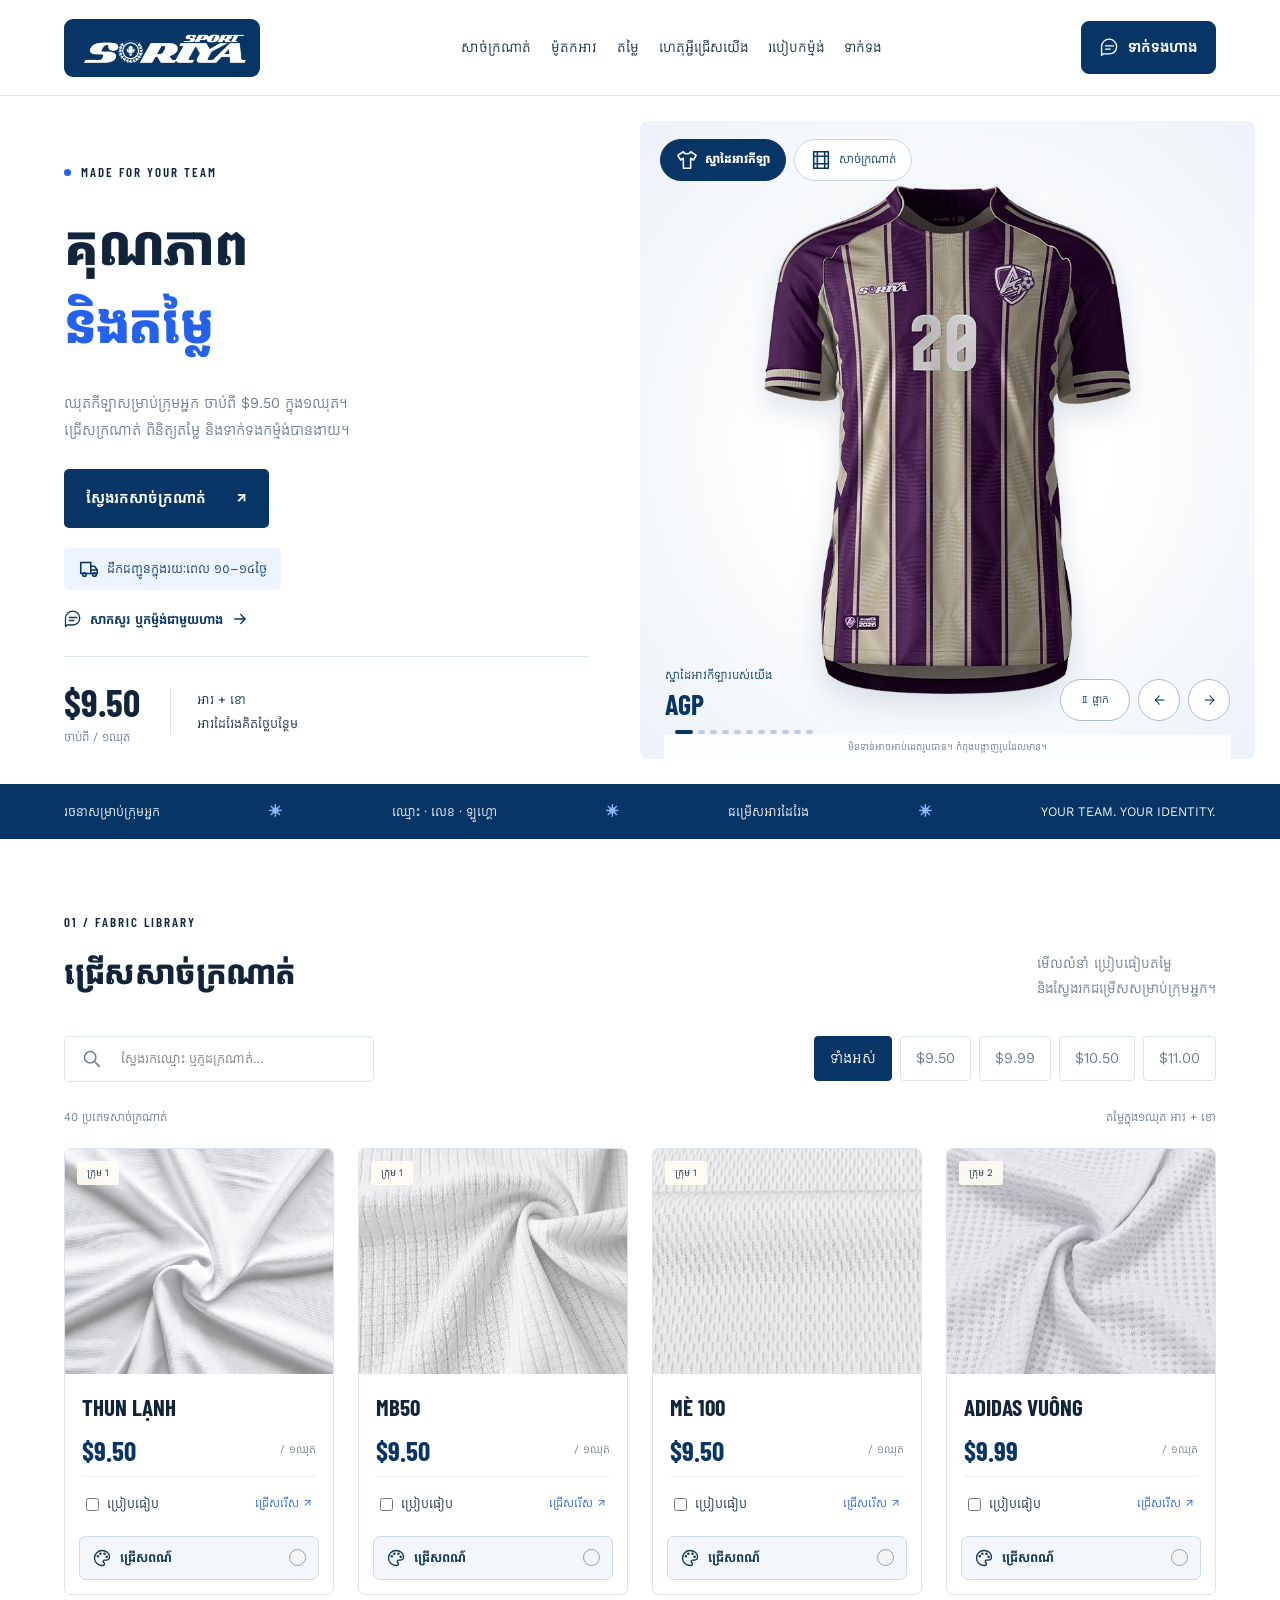
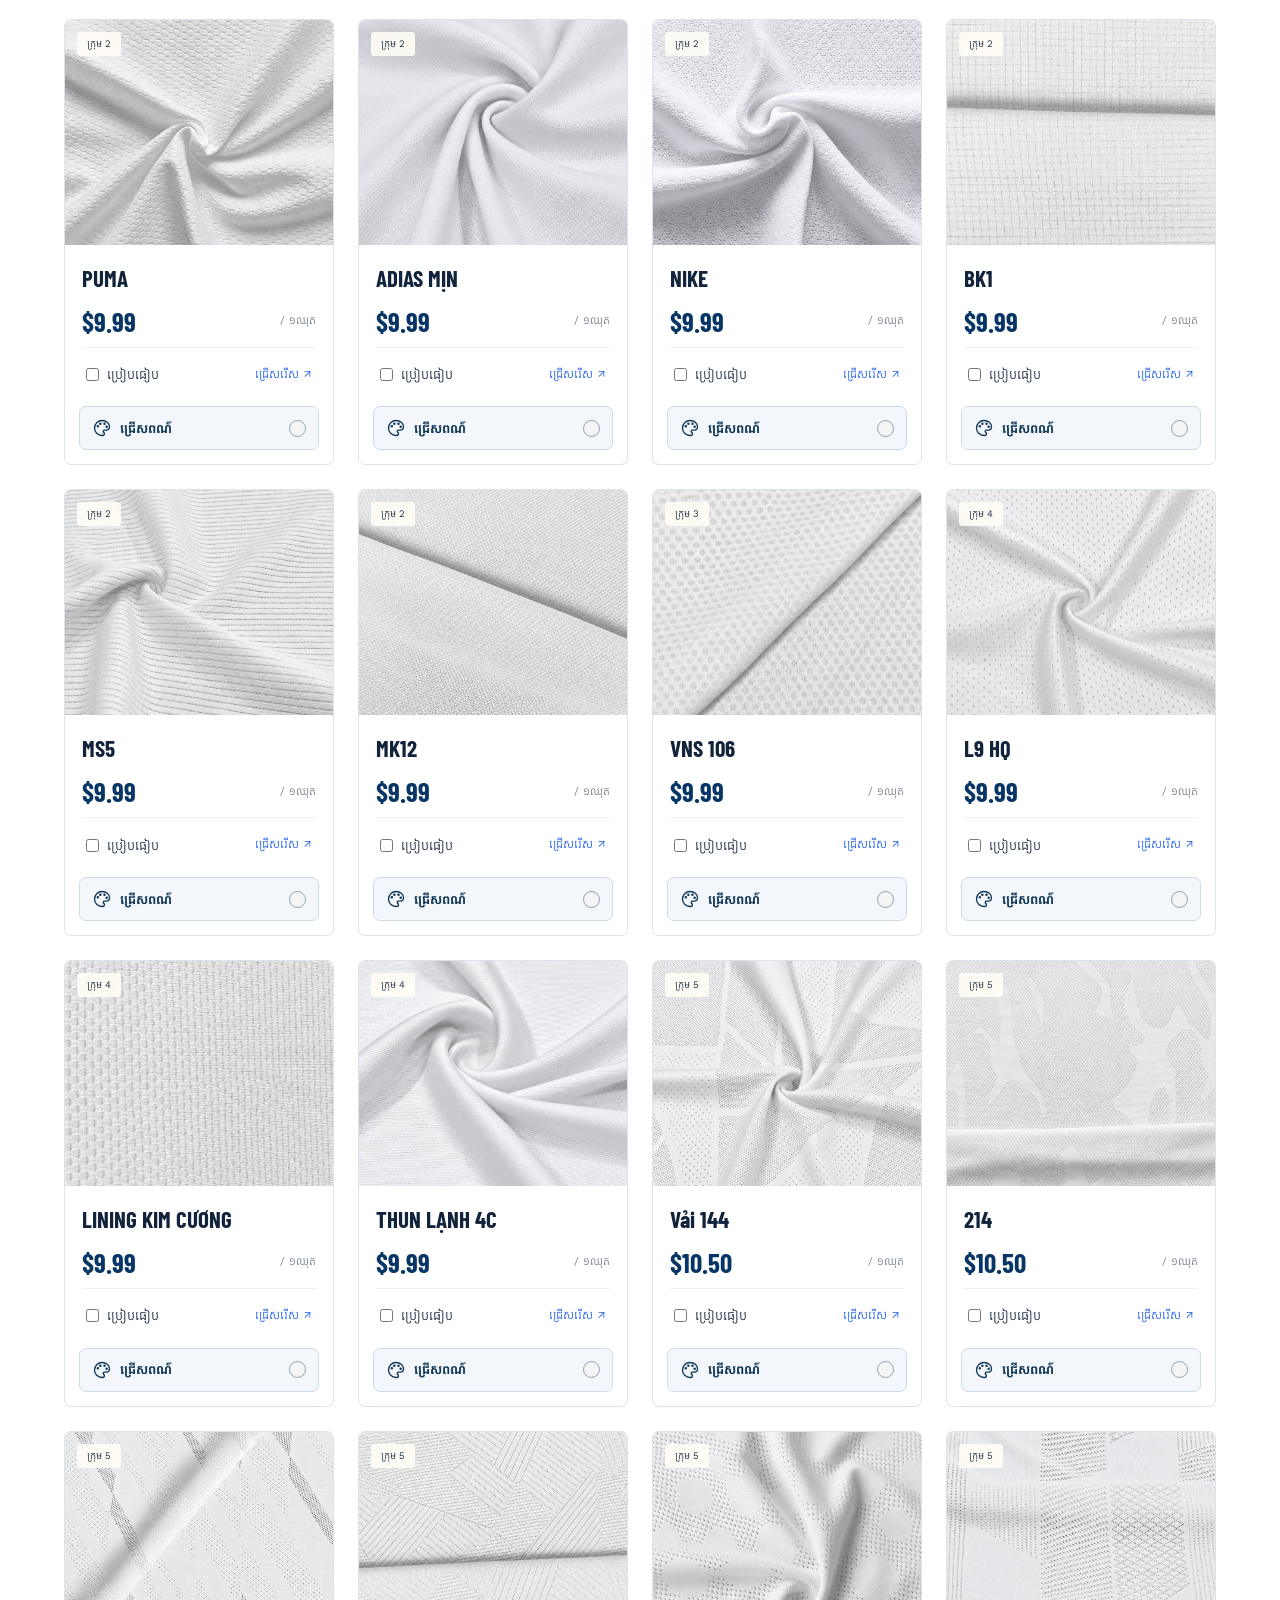
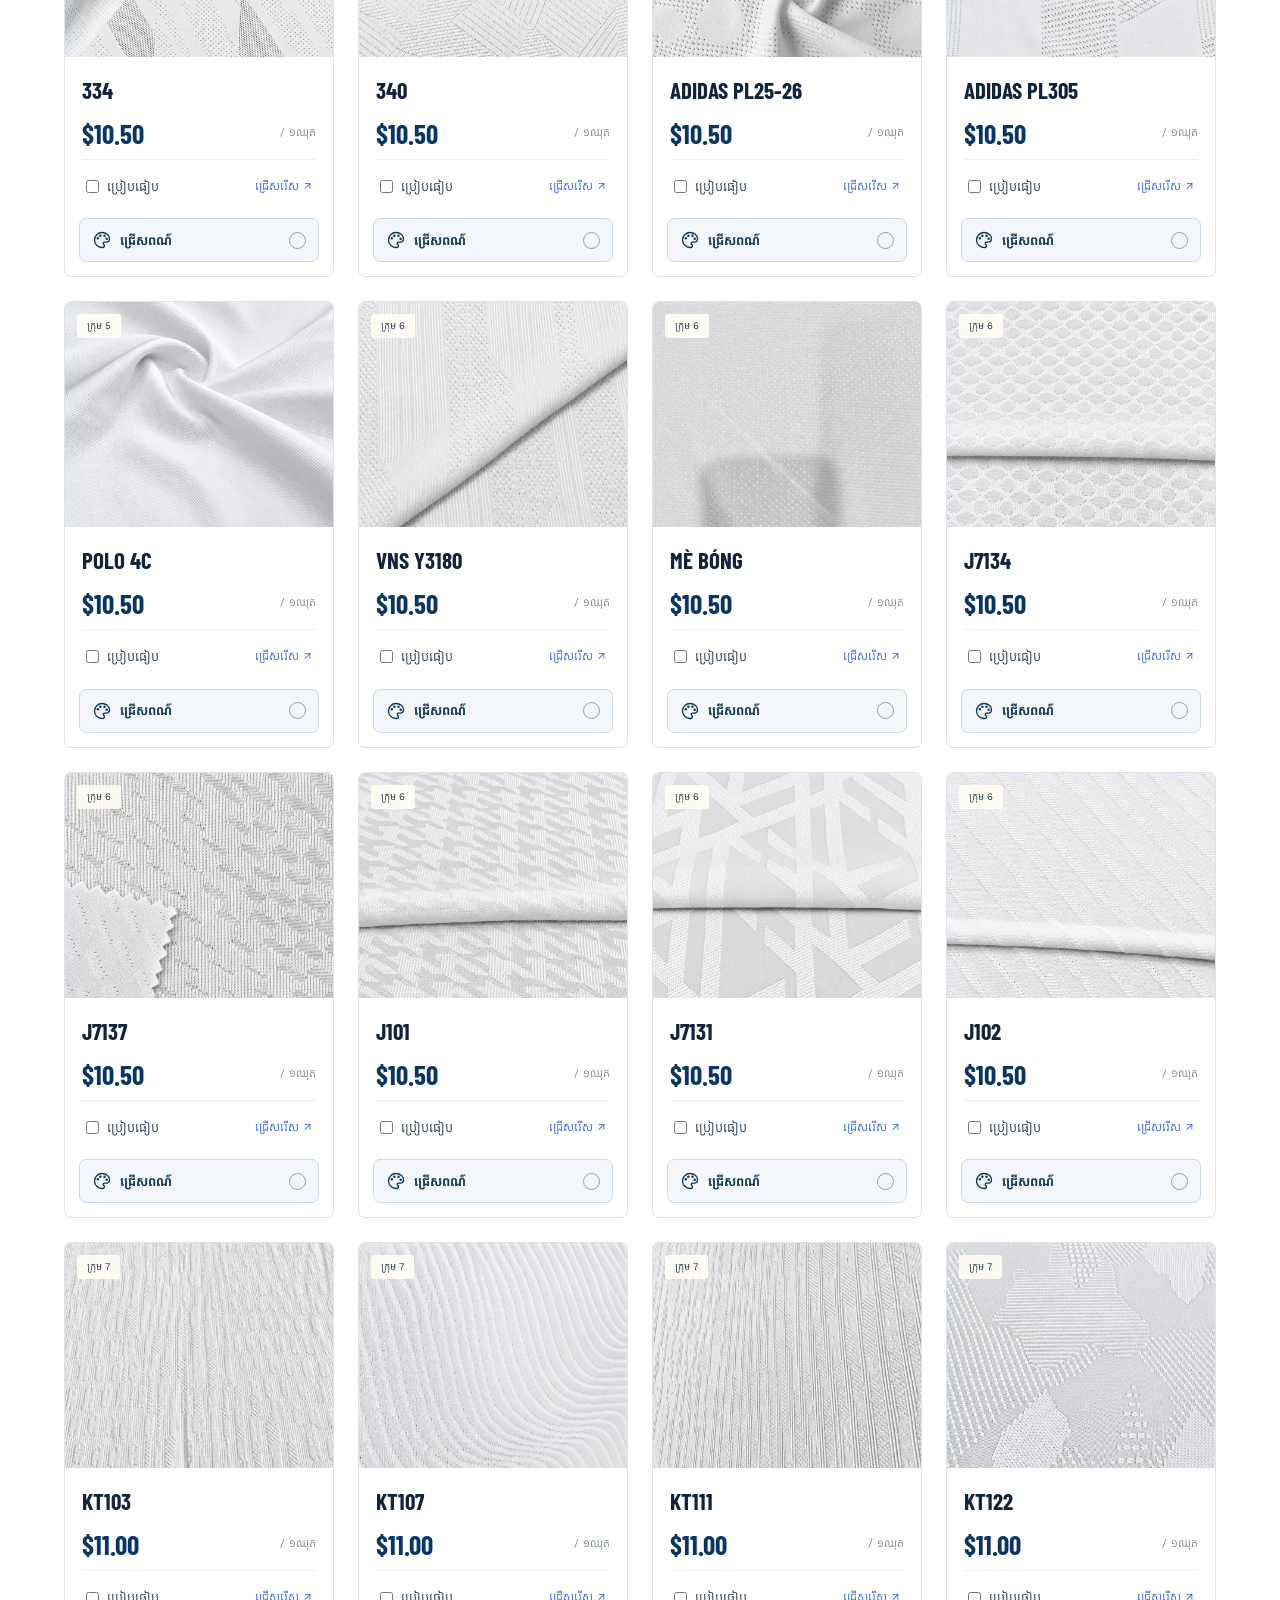
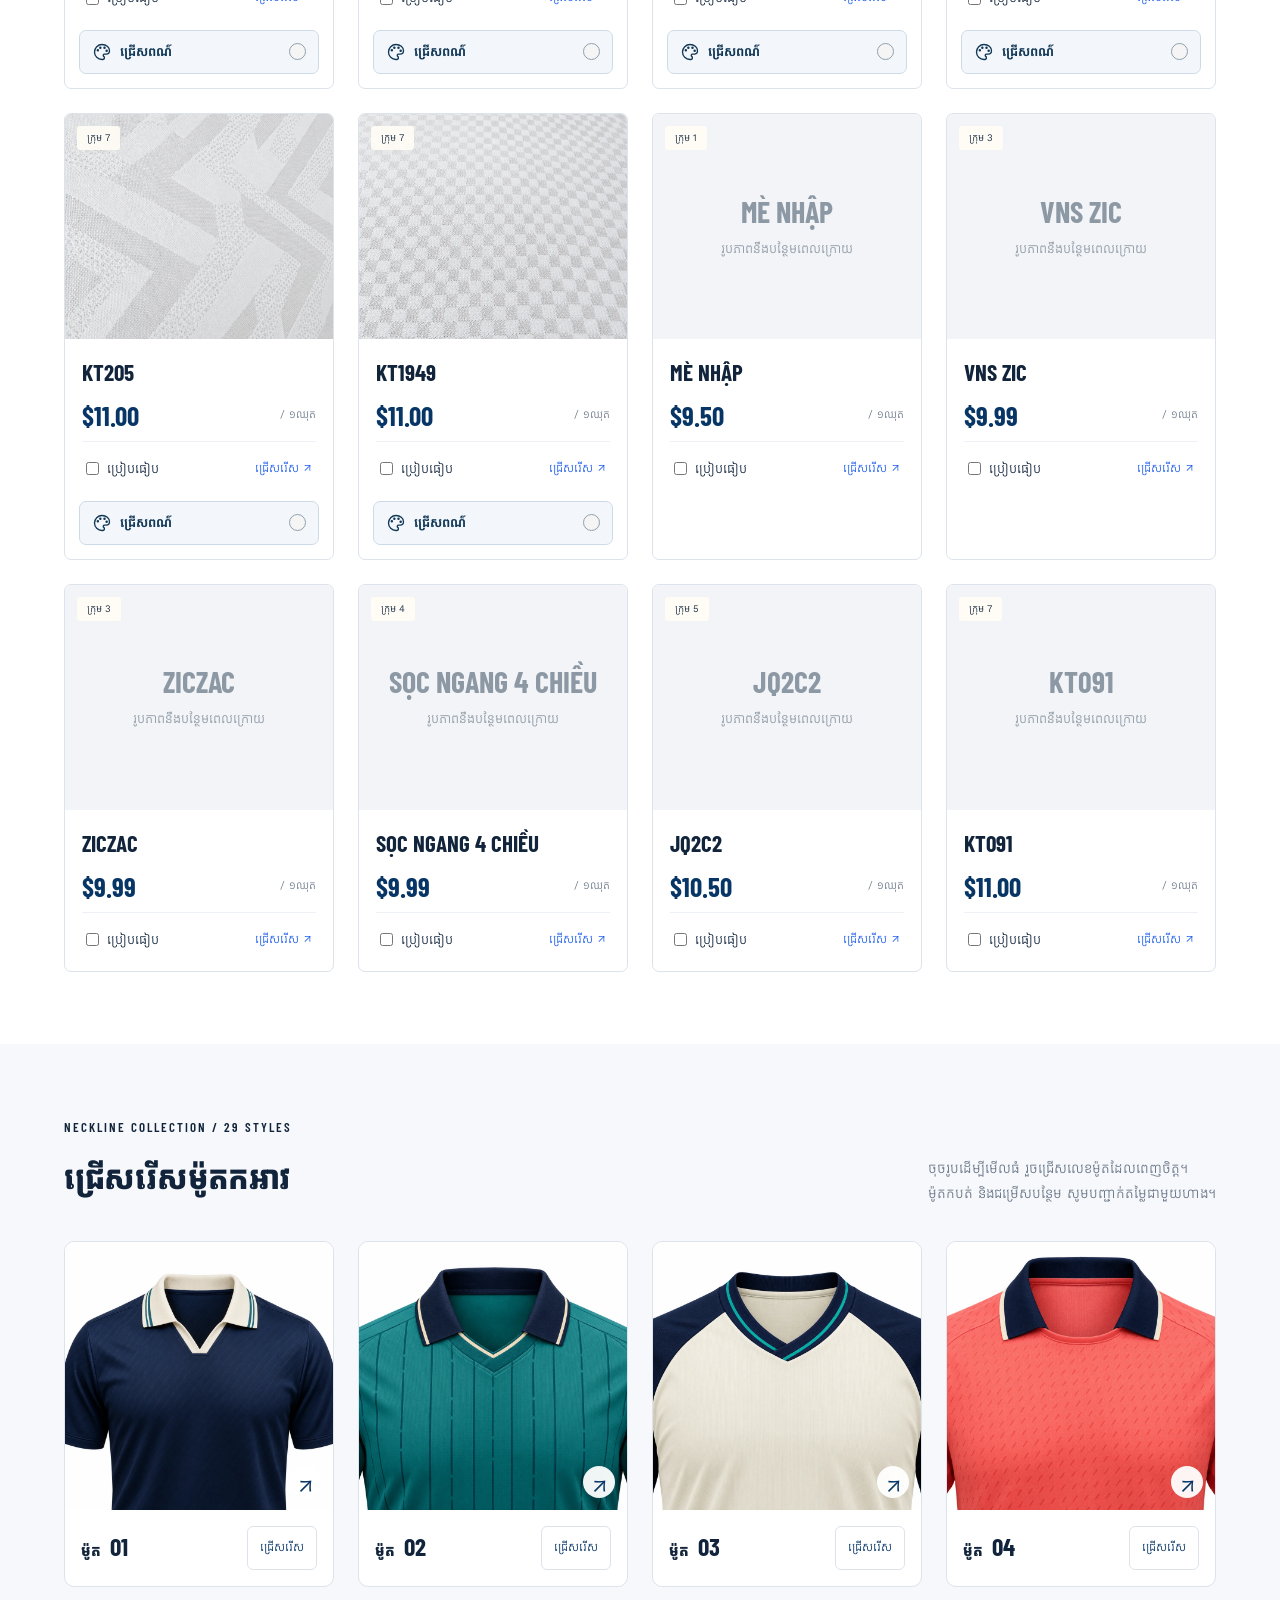
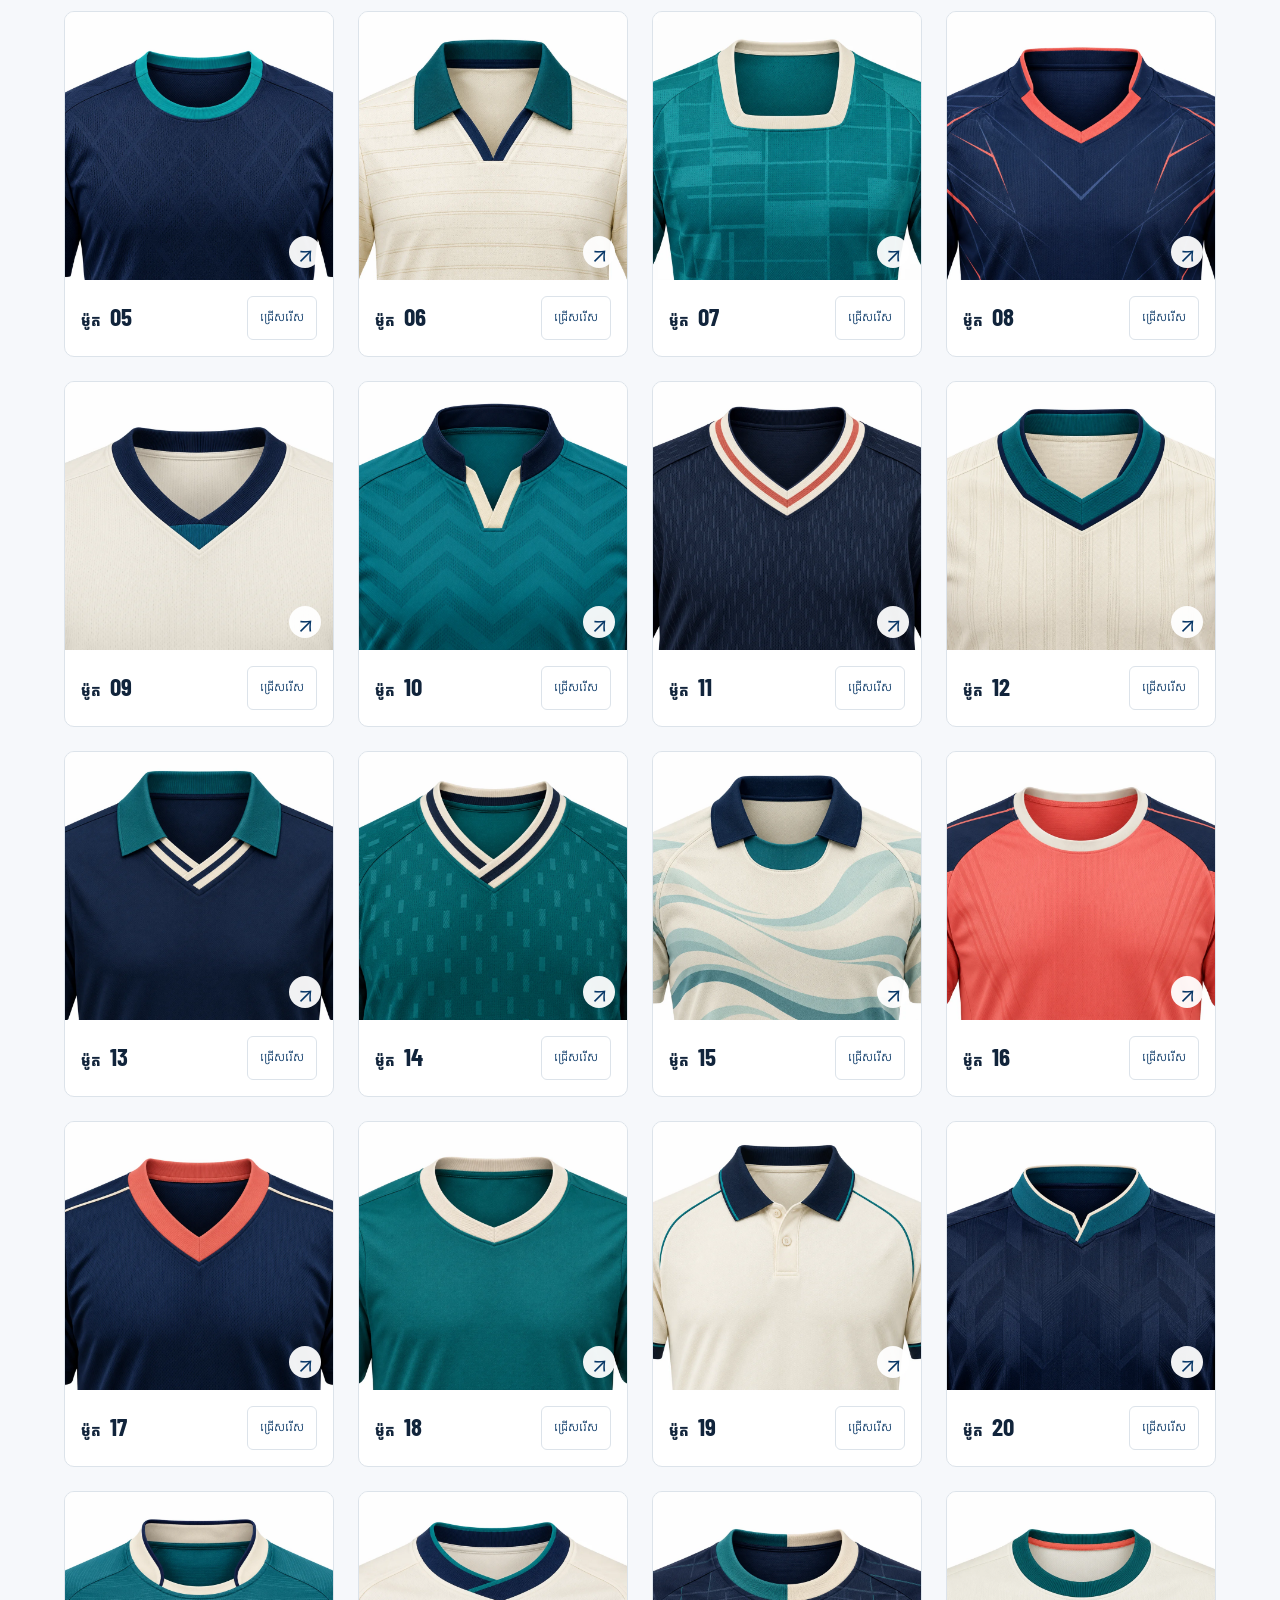
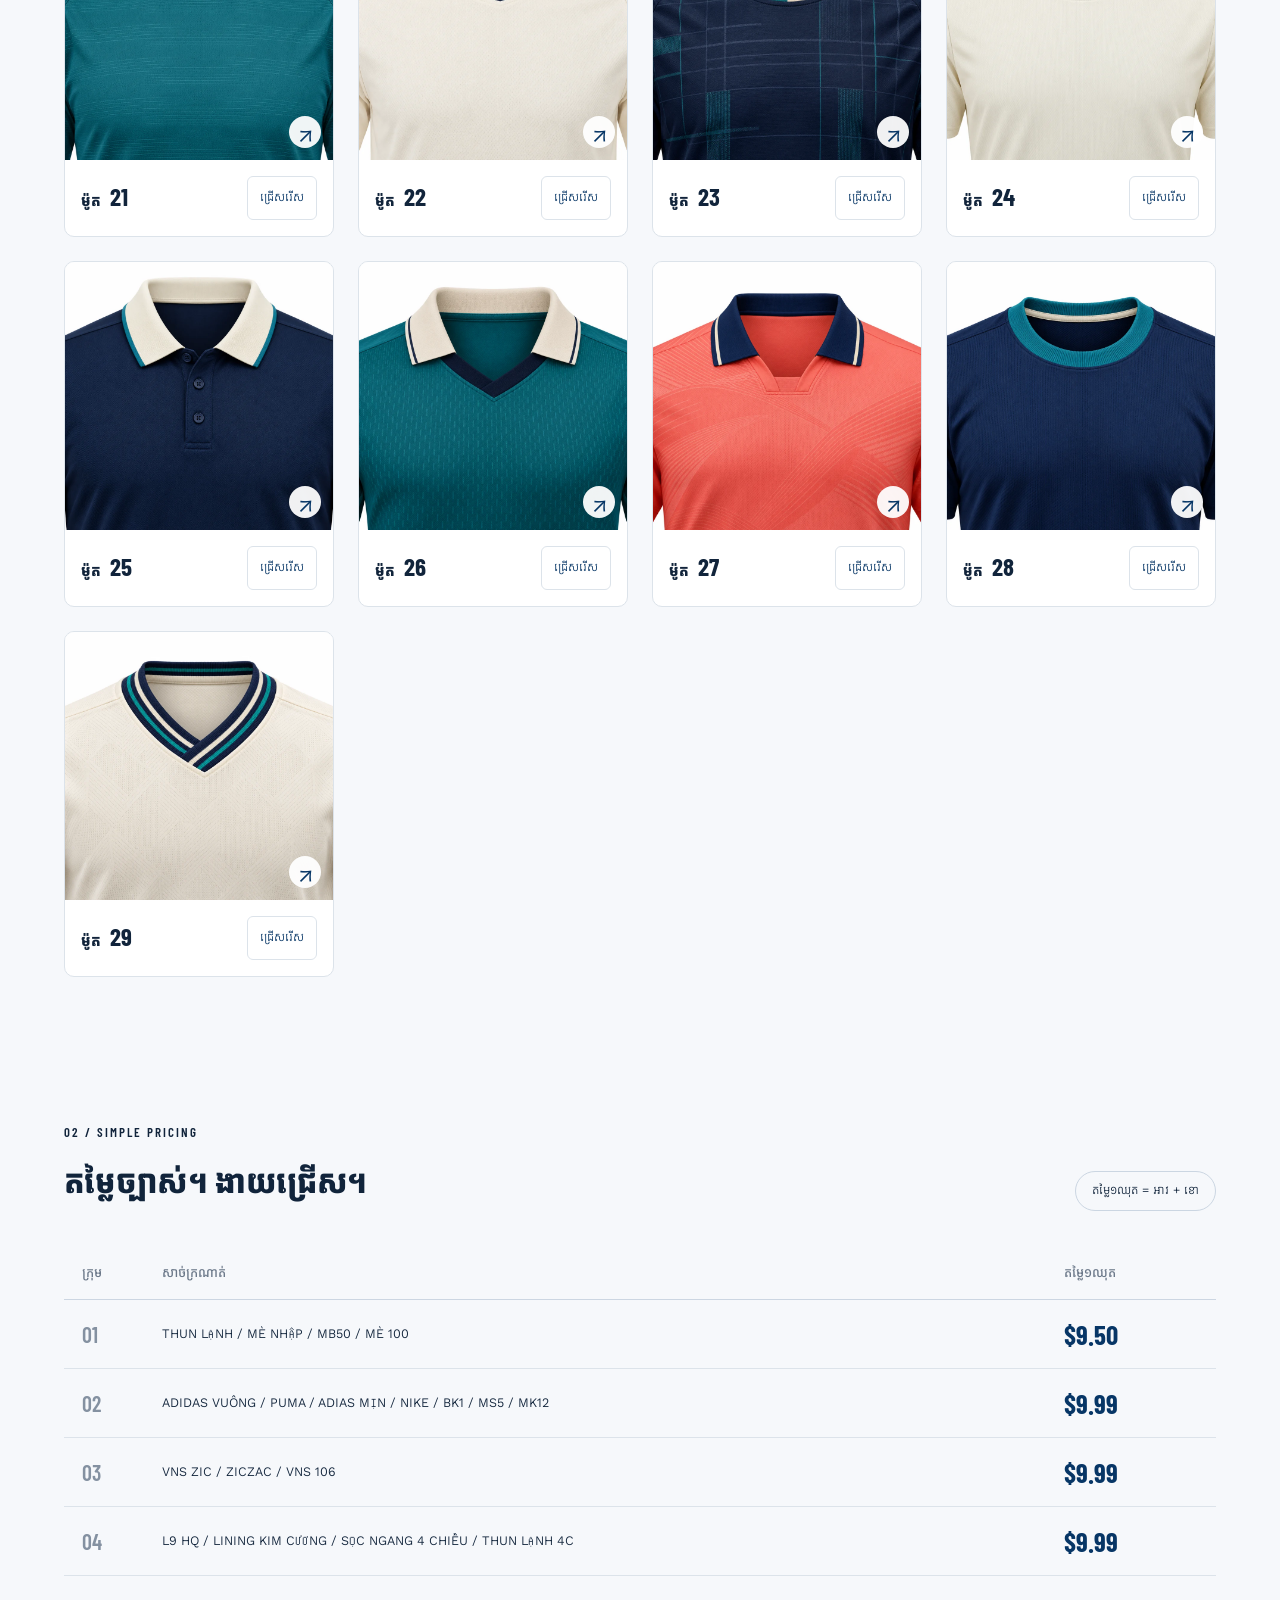
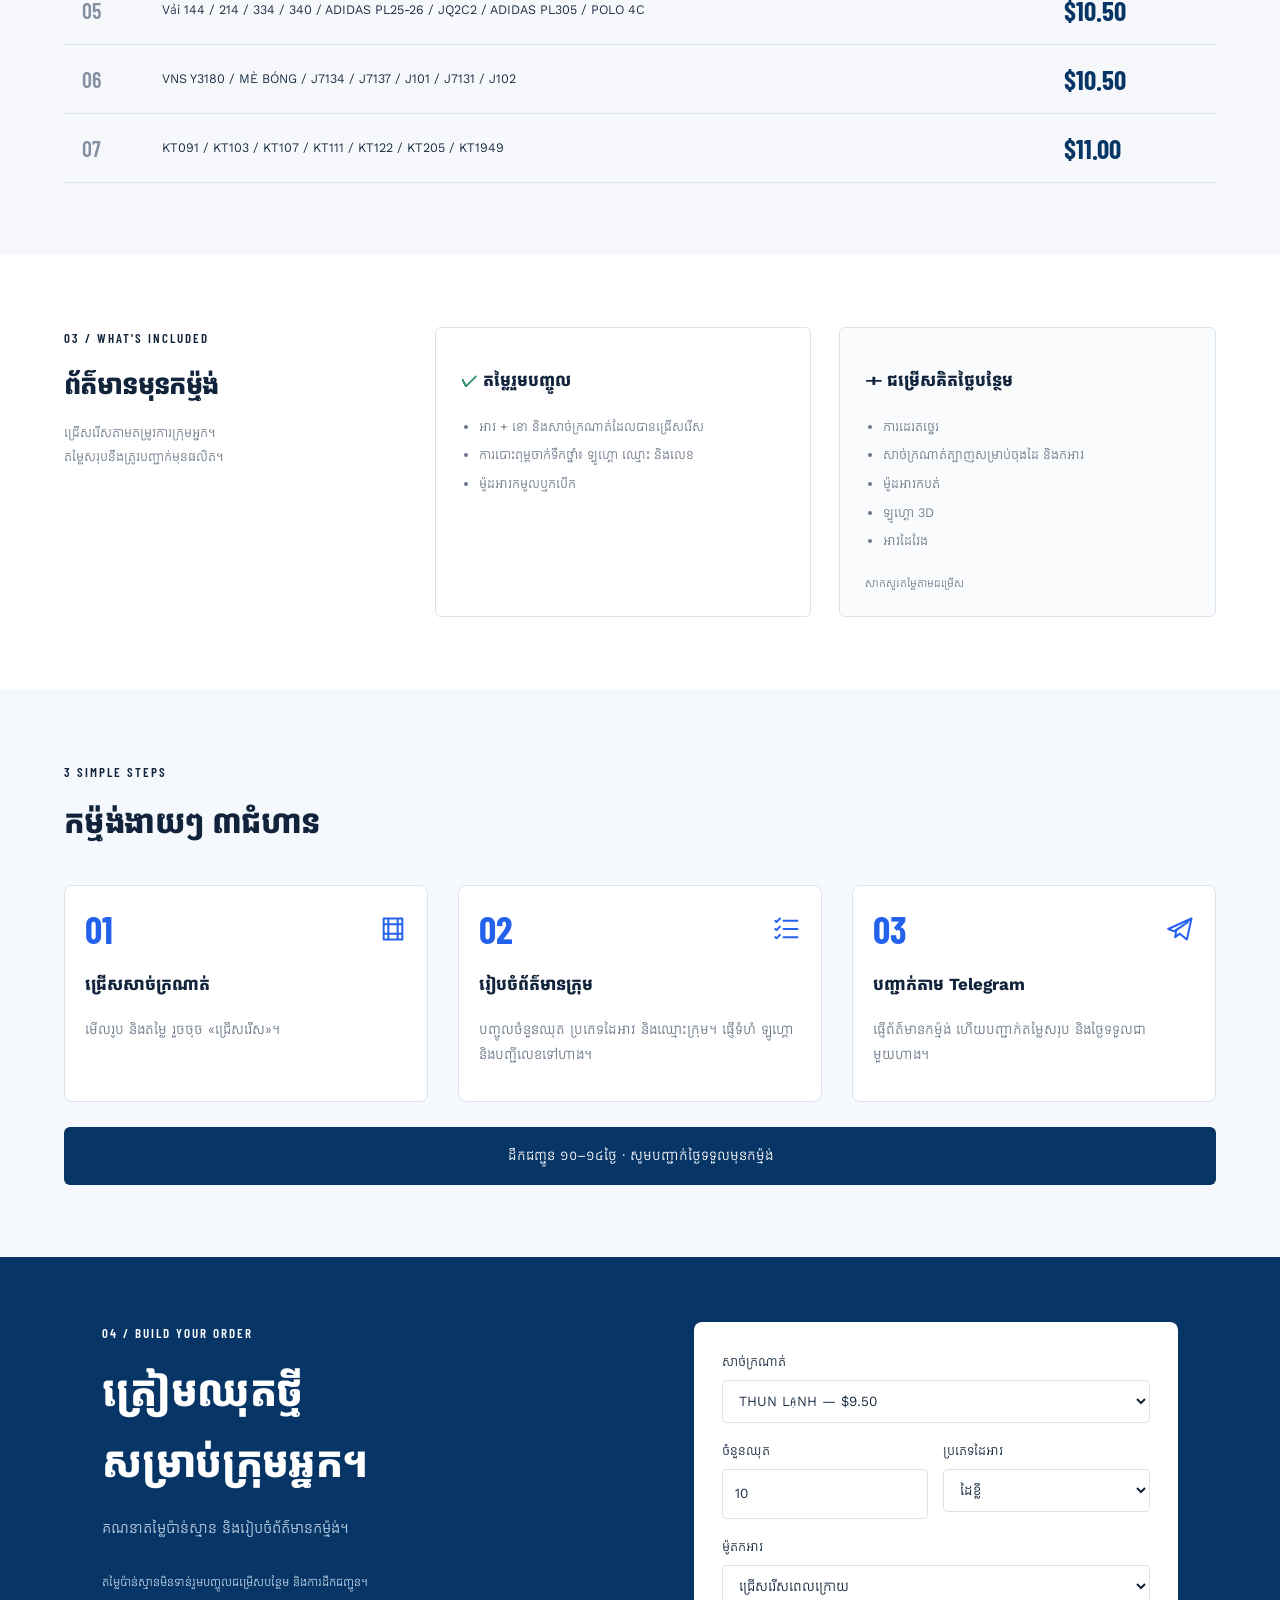
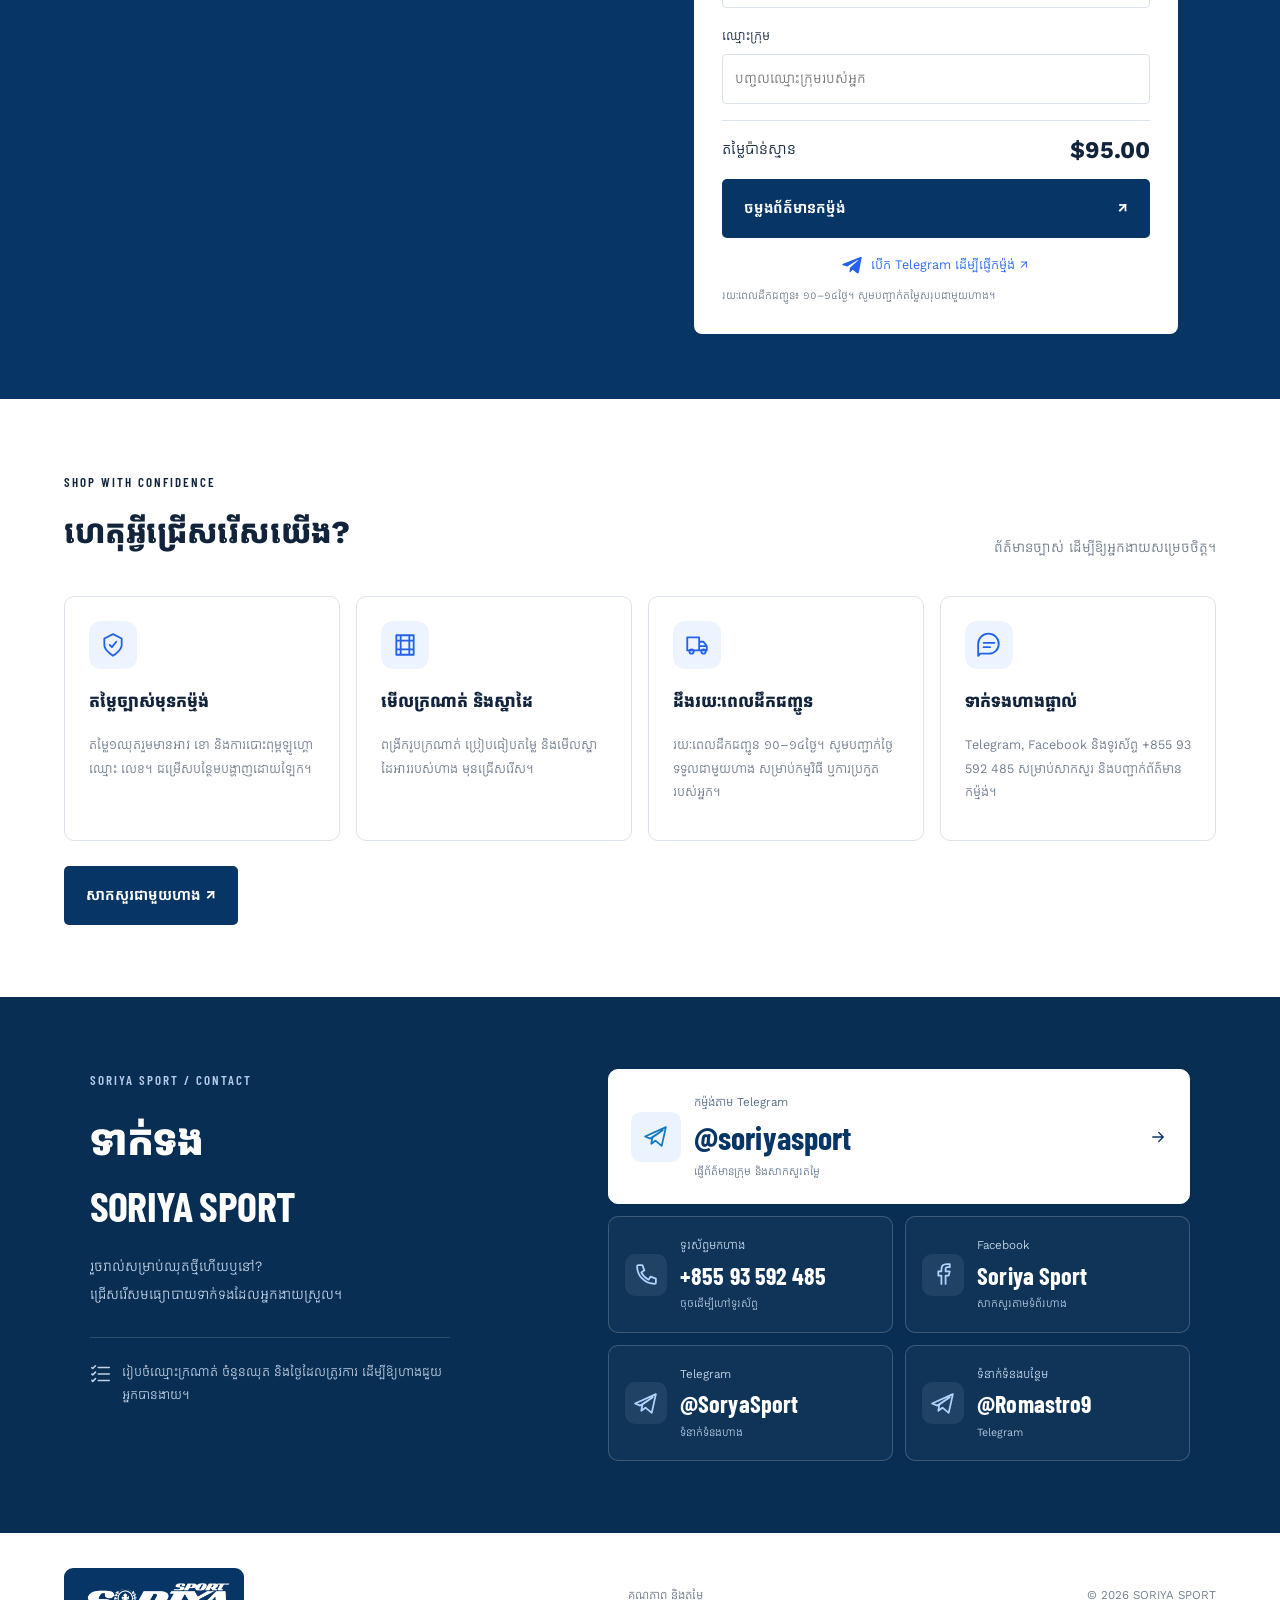
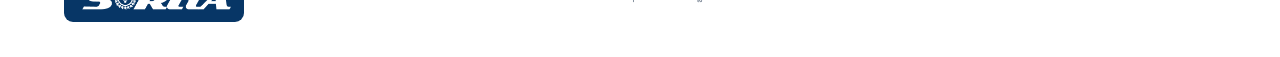
<file: site/index.html>
<!doctype html><html lang="km"><head><meta charset="UTF-8"><meta name="viewport" content="width=device-width, initial-scale=1"><title>SORIYA SPORT — សាច់ក្រណាត់ និងតម្លៃ</title><meta name="description" content="ជ្រើសរើសសាច់ក្រណាត់ និងមើលតម្លៃឈុតកីឡា SORIYA SPORT"><link href="https://fonts.googleapis.com/css2?family=Barlow+Condensed:wght@600;700;800&family=Kantumruy+Pro:wght@400;500;600;700&display=swap" rel="stylesheet"><link rel="stylesheet" href="style.css"><link rel="stylesheet" href="fabric-colors.css"></head><body id="top">
<header><a class="brand" href="#top" aria-label="Soriya Sport — ត្រឡប់ទៅខាងលើ"><span class="logo-window"><svg viewBox="38 286 578 107" role="img" aria-label="Soriya Sport"><image href="assets/soriya-logo.webp" width="616" height="393"/></svg></span></a><button id="menuToggle" aria-label="បើកម៉ឺនុយ" aria-expanded="false" aria-controls="mainNav">☰</button><nav id="mainNav"><a href="#catalog">សាច់ក្រណាត់</a><a href="#necklines">ម៉ូតកអាវ</a><a href="#prices">តម្លៃ</a><a href="#why">ហេតុអ្វីជ្រើសយើង</a><a href="#how">របៀបកម្ម៉ង់</a><a href="#contact">ទាក់ទង</a></nav><a class="nav-cta" href="#contact"><svg class="icon" viewBox="0 0 24 24" fill="none" stroke="currentColor" stroke-width="1.7" stroke-linecap="round" stroke-linejoin="round" aria-hidden="true"><path d="M21 11a9 9 0 0 1-9 9H4l-2 2V11a9 9 0 0 1 19 0Z M7 10h10 M7 14h6"/></svg>ទាក់ទងហាង</a></header>
<main><section class="hero"><div class="hero-copy"><div class="eyebrow"><span></span> MADE FOR YOUR TEAM</div><h1>គុណភាព<br><span class="blue">និងតម្លៃ</span></h1><p>ឈុតកីឡាសម្រាប់ក្រុមអ្នក ចាប់ពី $9.50 ក្នុង១ឈុត។<br>ជ្រើសក្រណាត់ ពិនិត្យតម្លៃ និងទាក់ទងកម្ម៉ង់បានងាយ។</p><a class="button" href="#catalog">ស្វែងរកសាច់ក្រណាត់ <span>↗</span></a><div class="delivery-badge"><svg class="icon" viewBox="0 0 24 24" fill="none" stroke="currentColor" stroke-width="1.7" stroke-linecap="round" stroke-linejoin="round" aria-hidden="true"><path d="M3 5h11v12H3Z M14 9h4l3 4v4h-7 M14 13h7"/><circle cx="7" cy="18" r="2"/><circle cx="18" cy="18" r="2"/></svg>ដឹកជញ្ជូនក្នុងរយៈពេល ១០–១៤ថ្ងៃ</div><a class="hero-contact" href="#contact"><svg class="icon" viewBox="0 0 24 24" fill="none" stroke="currentColor" stroke-width="1.7" stroke-linecap="round" stroke-linejoin="round" aria-hidden="true"><path d="M21 11a9 9 0 0 1-9 9H4l-2 2V11a9 9 0 0 1 19 0Z M7 10h10 M7 14h6"/></svg>សាកសួរ ឬកម្ម៉ង់ជាមួយហាង <svg class="icon" viewBox="0 0 24 24" fill="none" stroke="currentColor" stroke-width="1.7" stroke-linecap="round" stroke-linejoin="round" aria-hidden="true"><path d="M5 12h14 m-6-6 6 6-6 6"/></svg></a><div class="hero-bottom"><b>$9.50 <small>ចាប់ពី / ១ឈុត</small></b><span>អាវ + ខោ<br>អាវដៃវែងគិតថ្លៃបន្ថែម</span></div></div><div class="hero-visual jersey-mode"><div class="preview-tabs"><button id="jerseyTab" class="active"><svg class="icon" viewBox="0 0 24 24" aria-hidden="true"><path d="m8 3-6 4 3 5 3-2v11h8V10l3 2 3-5-6-4c-1 3-7 3-8 0Z" fill="none" stroke="currentColor" stroke-width="1.7" stroke-linejoin="round"/></svg>ស្នាដៃអាវកីឡា</button><button id="fabricTab"><svg class="icon" viewBox="0 0 24 24" fill="none" stroke="currentColor" stroke-width="1.7" stroke-linecap="round" stroke-linejoin="round" aria-hidden="true"><path d="M4 3h16v18H4Z M8 3v18 M16 3v18 M4 8h16 M4 16h16"/></svg>សាច់ក្រណាត់</button></div><div class="vertical">SORIYA SPORT / TEAMWEAR</div><img id="heroImage" src="assets/drive-1TG5ZFsAMsnG857FuXvGY3VnGUe5m6Yse.webp" alt="ស្នាដៃអាវកីឡា Soriya Sport"><div class="hero-label"><span><small>ស្នាដៃអាវកីឡារបស់យើង</small><strong id="heroName">MB50</strong></span><div class="slide-buttons"><button id="pauseSlides" aria-label="ផ្អាក ឬបន្តស្លាយ" aria-pressed="false">Ⅱ ផ្អាក</button><button id="prev" aria-label="រូបមុន">←</button><button id="next" aria-label="រូបបន្ទាប់">→</button></div></div><div id="dots"></div><p id="syncStatus" role="status" aria-live="polite">កំពុងពិនិត្យរូបថ្មី…</p></div></section>
<div class="ticker"><span>រចនាសម្រាប់ក្រុមអ្នក</span><b>✳</b><span>ឈ្មោះ · លេខ · ឡូហ្គោ</span><b>✳</b><span>ជម្រើសអាវដៃវែង</span><b>✳</b><span>YOUR TEAM. YOUR IDENTITY.</span></div>
<section id="catalog" class="section"><div class="section-heading"><div><div class="eyebrow">01 / FABRIC LIBRARY</div><h2>ជ្រើសសាច់ក្រណាត់</h2></div><p>មើលលំនាំ ប្រៀបធៀបតម្លៃ<br>និងស្វែងរកជម្រើសសម្រាប់ក្រុមអ្នក។</p></div><div class="toolbar"><label class="search"><svg class="icon" viewBox="0 0 24 24" fill="none" stroke="currentColor" stroke-width="1.7" stroke-linecap="round" stroke-linejoin="round" aria-hidden="true"><circle cx="10.5" cy="10.5" r="6.5"/><path d="m16 16 5 5"/></svg><input id="search" placeholder="ស្វែងរកឈ្មោះ ឬកូដក្រណាត់…" aria-label="ស្វែងរកក្រណាត់"></label><div id="filters" class="filters"></div></div><div class="results-line"><span id="count"></span><span>តម្លៃក្នុង១ឈុត អាវ + ខោ</span></div><div id="grid" class="grid"></div><div id="empty" hidden>រកមិនឃើញសាច់ក្រណាត់។ សូមសាកល្បងពាក្យផ្សេង។</div></section>
<section id="necklines" class="section neckline-section" aria-labelledby="necklineHeading"><div class="section-heading"><div><div class="eyebrow">NECKLINE COLLECTION / 29 STYLES</div><h2 id="necklineHeading">ជ្រើសរើសម៉ូតកអាវ</h2></div><p>ចុចរូបដើម្បីមើលធំ រួចជ្រើសលេខម៉ូតដែលពេញចិត្ត។<br>ម៉ូតកបត់ និងជម្រើសបន្ថែម សូមបញ្ជាក់តម្លៃជាមួយហាង។</p></div><div id="necklineGrid" class="neckline-grid"></div></section>
<section id="prices" class="price-section section"><div class="section-heading"><div><div class="eyebrow">02 / SIMPLE PRICING</div><h2>តម្លៃច្បាស់។ ងាយជ្រើស។</h2></div><span class="pill">តម្លៃ១ឈុត = អាវ + ខោ</span></div><div class="table-wrap"><table><thead><tr><th>ក្រុម</th><th>សាច់ក្រណាត់</th><th>តម្លៃ១ឈុត</th></tr></thead><tbody id="priceRows"></tbody></table></div></section>
<section id="details" class="section detail-section"><div><div class="eyebrow">03 / WHAT'S INCLUDED</div><h2>ព័ត៌មានមុនកម្ម៉ង់</h2><p>ជ្រើសរើសតាមតម្រូវការក្រុមអ្នក។<br>តម្លៃសរុបនឹងត្រូវបញ្ជាក់មុនផលិត។</p></div><div class="detail-box"><h3><span class="check">✓</span> តម្លៃរួមបញ្ចូល</h3><ul><li>អាវ + ខោ និងសាច់ក្រណាត់ដែលបានជ្រើសរើស</li><li>ការបោះពុម្ពចាក់ទឹកថ្នាំ៖ ឡូហ្គោ ឈ្មោះ និងលេខ</li><li>ម៉ូដអាវកមូលឬកបើក</li></ul></div><div class="detail-box extra"><h3>＋ ជម្រើសគិតថ្លៃបន្ថែម</h3><ul><li>ការដេរតថ្នេរ</li><li>សាច់ក្រណាត់ត្បាញសម្រាប់ចុងដៃ និងកអាវ</li><li>ម៉ូដអាវកបត់</li><li>ឡូហ្គោ 3D</li><li>អាវដៃវែង</li></ul><small>សាកសួរតម្លៃតាមជម្រើស</small></div></section>
<section id="how" class="section how-section"><div class="section-heading"><div><div class="eyebrow">3 SIMPLE STEPS</div><h2>កម្ម៉ង់ងាយៗ ៣ជំហាន</h2></div></div><div class="how-grid"><article><div class="step-heading"><b>01</b><svg class="icon" viewBox="0 0 24 24" fill="none" stroke="currentColor" stroke-width="1.7" stroke-linecap="round" stroke-linejoin="round" aria-hidden="true"><path d="M4 3h16v18H4Z M8 3v18 M16 3v18 M4 8h16 M4 16h16"/></svg></div><h3>ជ្រើសសាច់ក្រណាត់</h3><p>មើលរូប និងតម្លៃ រួចចុច «ជ្រើសរើស»។</p></article><article><div class="step-heading"><b>02</b><svg class="icon" viewBox="0 0 24 24" fill="none" stroke="currentColor" stroke-width="1.7" stroke-linecap="round" stroke-linejoin="round" aria-hidden="true"><path d="M9 5h12 M9 12h12 M9 19h12 m-19-14 1 1 3-3 m-4 9 1 1 3-3 m-4 9 1 1 3-3"/></svg></div><h3>រៀបចំព័ត៌មានក្រុម</h3><p>បញ្ចូលចំនួនឈុត ប្រភេទដៃអាវ និងឈ្មោះក្រុម។ ផ្ញើទំហំ ឡូហ្គោ និងបញ្ជីលេខទៅហាង។</p></article><article><div class="step-heading"><b>03</b><svg class="icon" viewBox="0 0 24 24" fill="none" stroke="currentColor" stroke-width="1.7" stroke-linecap="round" stroke-linejoin="round" aria-hidden="true"><path d="m21 3-4 18-6-5-4 3 1-6 10-7-12 8-5-2Z"/></svg></div><h3>បញ្ជាក់តាម Telegram</h3><p>ផ្ញើព័ត៌មានកម្ម៉ង់ ហើយបញ្ជាក់តម្លៃសរុប និងថ្ងៃទទួលជាមួយហាង។</p></article></div><div class="delivery-banner">ដឹកជញ្ជូន ១០–១៤ថ្ងៃ · សូមបញ្ជាក់ថ្ងៃទទួលមុនកម្ម៉ង់</div></section><section id="estimate" class="section estimate"><div><div class="eyebrow">04 / BUILD YOUR ORDER</div><h2>ត្រៀមឈុតថ្មី<br>សម្រាប់ក្រុមអ្នក។</h2><p>គណនាតម្លៃប៉ាន់ស្មាន និងរៀបចំព័ត៌មានកម្ម៉ង់។</p><p class="note">តម្លៃប៉ាន់ស្មានមិនទាន់រួមបញ្ចូលជម្រើសបន្ថែម និងការដឹកជញ្ជូន។</p></div><form id="orderForm"><label>សាច់ក្រណាត់<select id="fabricSelect"></select></label><div class="form-row"><label>ចំនួនឈុត<input id="quantity" type="number" min="1" max="10000" value="10" required></label><label>ប្រភេទដៃអាវ<select id="sleeve"><option>ដៃខ្លី</option><option>ដៃវែង — គិតថ្លៃបន្ថែម</option></select></label></div><label>ម៉ូតកអាវ<select id="necklineSelect"><option value="">ជ្រើសរើសពេលក្រោយ</option></select></label><label>ឈ្មោះក្រុម<input id="team" maxlength="100" placeholder="បញ្ចូលឈ្មោះក្រុមរបស់អ្នក"></label><div class="total"><span>តម្លៃប៉ាន់ស្មាន</span><strong id="total">$95.00</strong></div><button class="button" type="submit">ចម្លងព័ត៌មានកម្ម៉ង់ <span>↗</span></button><a class="telegram-order" href="https://t.me/soriyasport" target="_blank" rel="noopener"><svg class="icon" viewBox="0 0 24 24" aria-hidden="true"><path fill="currentColor" d="M21.6 3.2 18.4 20c-.2 1.2-.9 1.5-1.9.9l-4.9-3.6-2.4 2.3c-.3.3-.5.5-1 .5l.4-5 9.1-8.2c.4-.4-.1-.6-.6-.3L5.8 13.7 1 12.2c-1.1-.4-1.1-1.1.3-1.6L20 3.4c.9-.4 1.8.2 1.6-.2Z"/></svg>បើក Telegram ដើម្បីផ្ញើកម្ម៉ង់ ↗</a><div id="orderStatus" role="status"></div><small>រយៈពេលដឹកជញ្ជូន៖ ១០–១៤ថ្ងៃ។ សូមបញ្ជាក់តម្លៃសរុបជាមួយហាង។</small></form></section>
<section id="why" class="section"><div class="section-heading"><div><div class="eyebrow">SHOP WITH CONFIDENCE</div><h2>ហេតុអ្វីជ្រើសរើសយើង?</h2></div><p>ព័ត៌មានច្បាស់ ដើម្បីឱ្យអ្នកងាយសម្រេចចិត្ត។</p></div><div class="why-grid"><article><b class="feature-icon"><svg class="icon" viewBox="0 0 24 24" fill="none" stroke="currentColor" stroke-width="1.7" stroke-linecap="round" stroke-linejoin="round" aria-hidden="true"><path d="m9 12 2 2 4-5 M12 2l8 4v6c0 5-8 10-8 10S4 17 4 12V6Z"/></svg></b><h3>តម្លៃច្បាស់មុនកម្ម៉ង់</h3><p>តម្លៃ១ឈុតរួមមានអាវ ខោ និងការបោះពុម្ពឡូហ្គោ ឈ្មោះ លេខ។ ជម្រើសបន្ថែមបង្ហាញដោយឡែក។</p></article><article><b class="feature-icon"><svg class="icon" viewBox="0 0 24 24" fill="none" stroke="currentColor" stroke-width="1.7" stroke-linecap="round" stroke-linejoin="round" aria-hidden="true"><path d="M4 3h16v18H4Z M8 3v18 M16 3v18 M4 8h16 M4 16h16"/></svg></b><h3>មើលក្រណាត់ និងស្នាដៃ</h3><p>ពង្រីករូបក្រណាត់ ប្រៀបធៀបតម្លៃ និងមើលស្នាដៃអាវរបស់ហាង មុនជ្រើសរើស។</p></article><article><b class="feature-icon"><svg class="icon" viewBox="0 0 24 24" fill="none" stroke="currentColor" stroke-width="1.7" stroke-linecap="round" stroke-linejoin="round" aria-hidden="true"><path d="M3 5h11v12H3Z M14 9h4l3 4v4h-7 M14 13h7"/><circle cx="7" cy="18" r="2"/><circle cx="18" cy="18" r="2"/></svg></b><h3>ដឹងរយៈពេលដឹកជញ្ជូន</h3><p>រយៈពេលដឹកជញ្ជូន ១០–១៤ថ្ងៃ។ សូមបញ្ជាក់ថ្ងៃទទួលជាមួយហាង សម្រាប់កម្មវិធី ឬការប្រកួតរបស់អ្នក។</p></article><article><b class="feature-icon"><svg class="icon" viewBox="0 0 24 24" fill="none" stroke="currentColor" stroke-width="1.7" stroke-linecap="round" stroke-linejoin="round" aria-hidden="true"><path d="M21 11a9 9 0 0 1-9 9H4l-2 2V11a9 9 0 0 1 19 0Z M7 10h10 M7 14h6"/></svg></b><h3>ទាក់ទងហាងផ្ទាល់</h3><p>Telegram, Facebook និងទូរស័ព្ទ +855 93 592 485 សម្រាប់សាកសួរ និងបញ្ជាក់ព័ត៌មានកម្ម៉ង់។</p></article></div><a class="button" href="https://t.me/soriyasport" target="_blank" rel="noopener">សាកសួរជាមួយហាង ↗</a></section>


<section id="contact" class="section contact-section"><div class="contact-intro"><div class="eyebrow">SORIYA SPORT / CONTACT</div><h2>ទាក់ទង<br>SORIYA SPORT</h2><p>រួចរាល់សម្រាប់ឈុតថ្មីហើយឬនៅ?<br>ជ្រើសរើសមធ្យោបាយទាក់ទងដែលអ្នកងាយស្រួល។</p><div class="contact-tip"><svg class="icon" viewBox="0 0 24 24" fill="none" stroke="currentColor" stroke-width="1.7" stroke-linecap="round" stroke-linejoin="round" aria-hidden="true"><path d="M9 5h12 M9 12h12 M9 19h12 m-19-14 1 1 3-3 m-4 9 1 1 3-3 m-4 9 1 1 3-3"/></svg><span>រៀបចំឈ្មោះក្រណាត់ ចំនួនឈុត និងថ្ងៃដែលត្រូវការ ដើម្បីឱ្យហាងជួយអ្នកបានងាយ។</span></div></div><div class="contact-links"><a class="contact-card primary" href="https://t.me/soriyasport" target="_blank" rel="noopener"><span class="contact-icon"><svg class="icon" viewBox="0 0 24 24" fill="none" stroke="currentColor" stroke-width="1.7" stroke-linecap="round" stroke-linejoin="round" aria-hidden="true"><path d="m21 3-4 18-6-5-4 3 1-6 10-7-12 8-5-2Z"/></svg></span><span class="contact-copy"><small>កម្ម៉ង់តាម Telegram</small><strong>@soriyasport</strong><span>ផ្ញើព័ត៌មានក្រុម និងសាកសួរតម្លៃ</span></span><span class="contact-arrow"><svg class="icon" viewBox="0 0 24 24" fill="none" stroke="currentColor" stroke-width="1.7" stroke-linecap="round" stroke-linejoin="round" aria-hidden="true"><path d="M5 12h14 m-6-6 6 6-6 6"/></svg></span></a><a class="contact-card " href="tel:+85593592485"><span class="contact-icon"><svg class="icon" viewBox="0 0 24 24" fill="none" stroke="currentColor" stroke-width="1.7" stroke-linecap="round" stroke-linejoin="round" aria-hidden="true"><path d="M8 3H4a1 1 0 0 0-1 1c0 9.4 7.6 17 17 17a1 1 0 0 0 1-1v-4l-5-2-2 3a15 15 0 0 1-7-7l3-2Z"/></svg></span><span class="contact-copy"><small>ទូរស័ព្ទមកហាង</small><strong>+855 93 592 485</strong><span>ចុចដើម្បីហៅទូរស័ព្ទ</span></span><span class="contact-arrow"><svg class="icon" viewBox="0 0 24 24" fill="none" stroke="currentColor" stroke-width="1.7" stroke-linecap="round" stroke-linejoin="round" aria-hidden="true"><path d="M5 12h14 m-6-6 6 6-6 6"/></svg></span></a><a class="contact-card " href="https://www.facebook.com/profile.php?id=61591689634493" target="_blank" rel="noopener"><span class="contact-icon"><svg class="icon" viewBox="0 0 24 24" fill="none" stroke="currentColor" stroke-width="1.7" stroke-linecap="round" stroke-linejoin="round" aria-hidden="true"><path d="M14 21v-8h3l1-4h-4V7c0-1 1-2 2-2h2V2h-3c-3 0-5 2-5 5v2H7v4h3v8"/></svg></span><span class="contact-copy"><small>Facebook</small><strong>Soriya Sport</strong><span>សាកសួរតាមទំព័រហាង</span></span><span class="contact-arrow"><svg class="icon" viewBox="0 0 24 24" fill="none" stroke="currentColor" stroke-width="1.7" stroke-linecap="round" stroke-linejoin="round" aria-hidden="true"><path d="M5 12h14 m-6-6 6 6-6 6"/></svg></span></a><a class="contact-card " href="https://t.me/SoryaSport" target="_blank" rel="noopener"><span class="contact-icon"><svg class="icon" viewBox="0 0 24 24" fill="none" stroke="currentColor" stroke-width="1.7" stroke-linecap="round" stroke-linejoin="round" aria-hidden="true"><path d="m21 3-4 18-6-5-4 3 1-6 10-7-12 8-5-2Z"/></svg></span><span class="contact-copy"><small>Telegram</small><strong>@SoryaSport</strong><span>ទំនាក់ទំនងហាង</span></span><span class="contact-arrow"><svg class="icon" viewBox="0 0 24 24" fill="none" stroke="currentColor" stroke-width="1.7" stroke-linecap="round" stroke-linejoin="round" aria-hidden="true"><path d="M5 12h14 m-6-6 6 6-6 6"/></svg></span></a><a class="contact-card " href="https://t.me/Romastro9" target="_blank" rel="noopener"><span class="contact-icon"><svg class="icon" viewBox="0 0 24 24" fill="none" stroke="currentColor" stroke-width="1.7" stroke-linecap="round" stroke-linejoin="round" aria-hidden="true"><path d="m21 3-4 18-6-5-4 3 1-6 10-7-12 8-5-2Z"/></svg></span><span class="contact-copy"><small>ទំនាក់ទំនងបន្ថែម</small><strong>@Romastro9</strong><span>Telegram</span></span><span class="contact-arrow"><svg class="icon" viewBox="0 0 24 24" fill="none" stroke="currentColor" stroke-width="1.7" stroke-linecap="round" stroke-linejoin="round" aria-hidden="true"><path d="M5 12h14 m-6-6 6 6-6 6"/></svg></span></a></div></section></main><footer><a class="brand" href="#top" aria-label="Soriya Sport — ត្រឡប់ទៅខាងលើ"><span class="logo-window"><svg viewBox="38 286 578 107" role="img" aria-label="Soriya Sport"><image href="assets/soriya-logo.webp" width="616" height="393"/></svg></span></a><span>គុណភាព និងតម្លៃ</span><span>© 2026 SORIYA SPORT</span></footer><nav class="mobile-contact" aria-label="ទំនាក់ទំនងរហ័ស"><a href="tel:+85593592485"><svg class="icon" viewBox="0 0 24 24" fill="none" stroke="currentColor" stroke-width="1.7" stroke-linecap="round" stroke-linejoin="round" aria-hidden="true"><path d="M8 3H4a1 1 0 0 0-1 1c0 9.4 7.6 17 17 17a1 1 0 0 0 1-1v-4l-5-2-2 3a15 15 0 0 1-7-7l3-2Z"/></svg>ហៅទូរស័ព្ទ</a><a href="#contact"><svg class="icon" viewBox="0 0 24 24" fill="none" stroke="currentColor" stroke-width="1.7" stroke-linecap="round" stroke-linejoin="round" aria-hidden="true"><path d="M21 11a9 9 0 0 1-9 9H4l-2 2V11a9 9 0 0 1 19 0Z M7 10h10 M7 14h6"/></svg>ទាក់ទង / កម្ម៉ង់</a></nav><div id="compareBar" hidden><span id="compareCount"></span><button id="showCompare">ប្រៀបធៀប</button><button id="clearCompare" aria-label="លុបការជ្រើស">×</button></div><dialog id="modal"><button id="closeModal" aria-label="បិទ">×</button><div id="modalBody"></div></dialog><script src="jersey-data.js"></script><script src="fabric-data.js"></script><script src="fabric-photo-data.js"></script><script src="fabric-colors.js"></script><script src="app.js"></script></body></html>
</file>
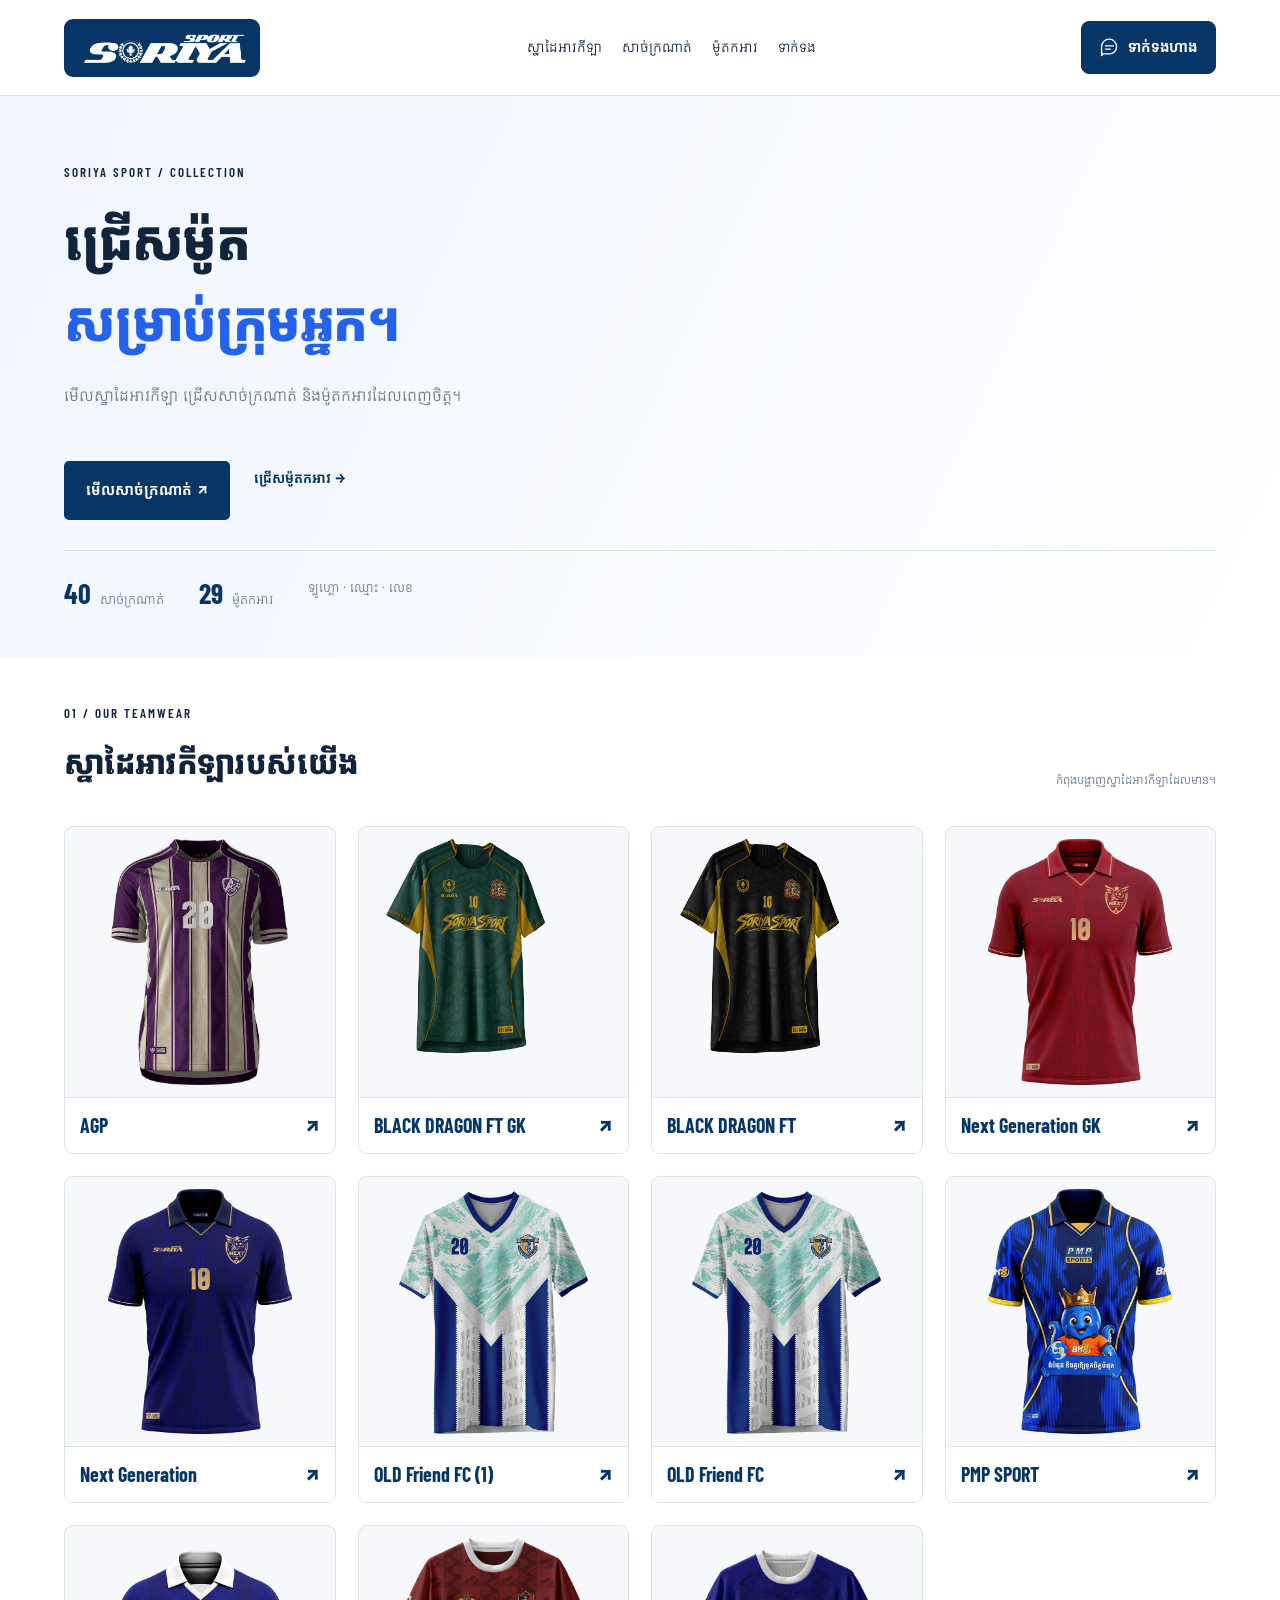
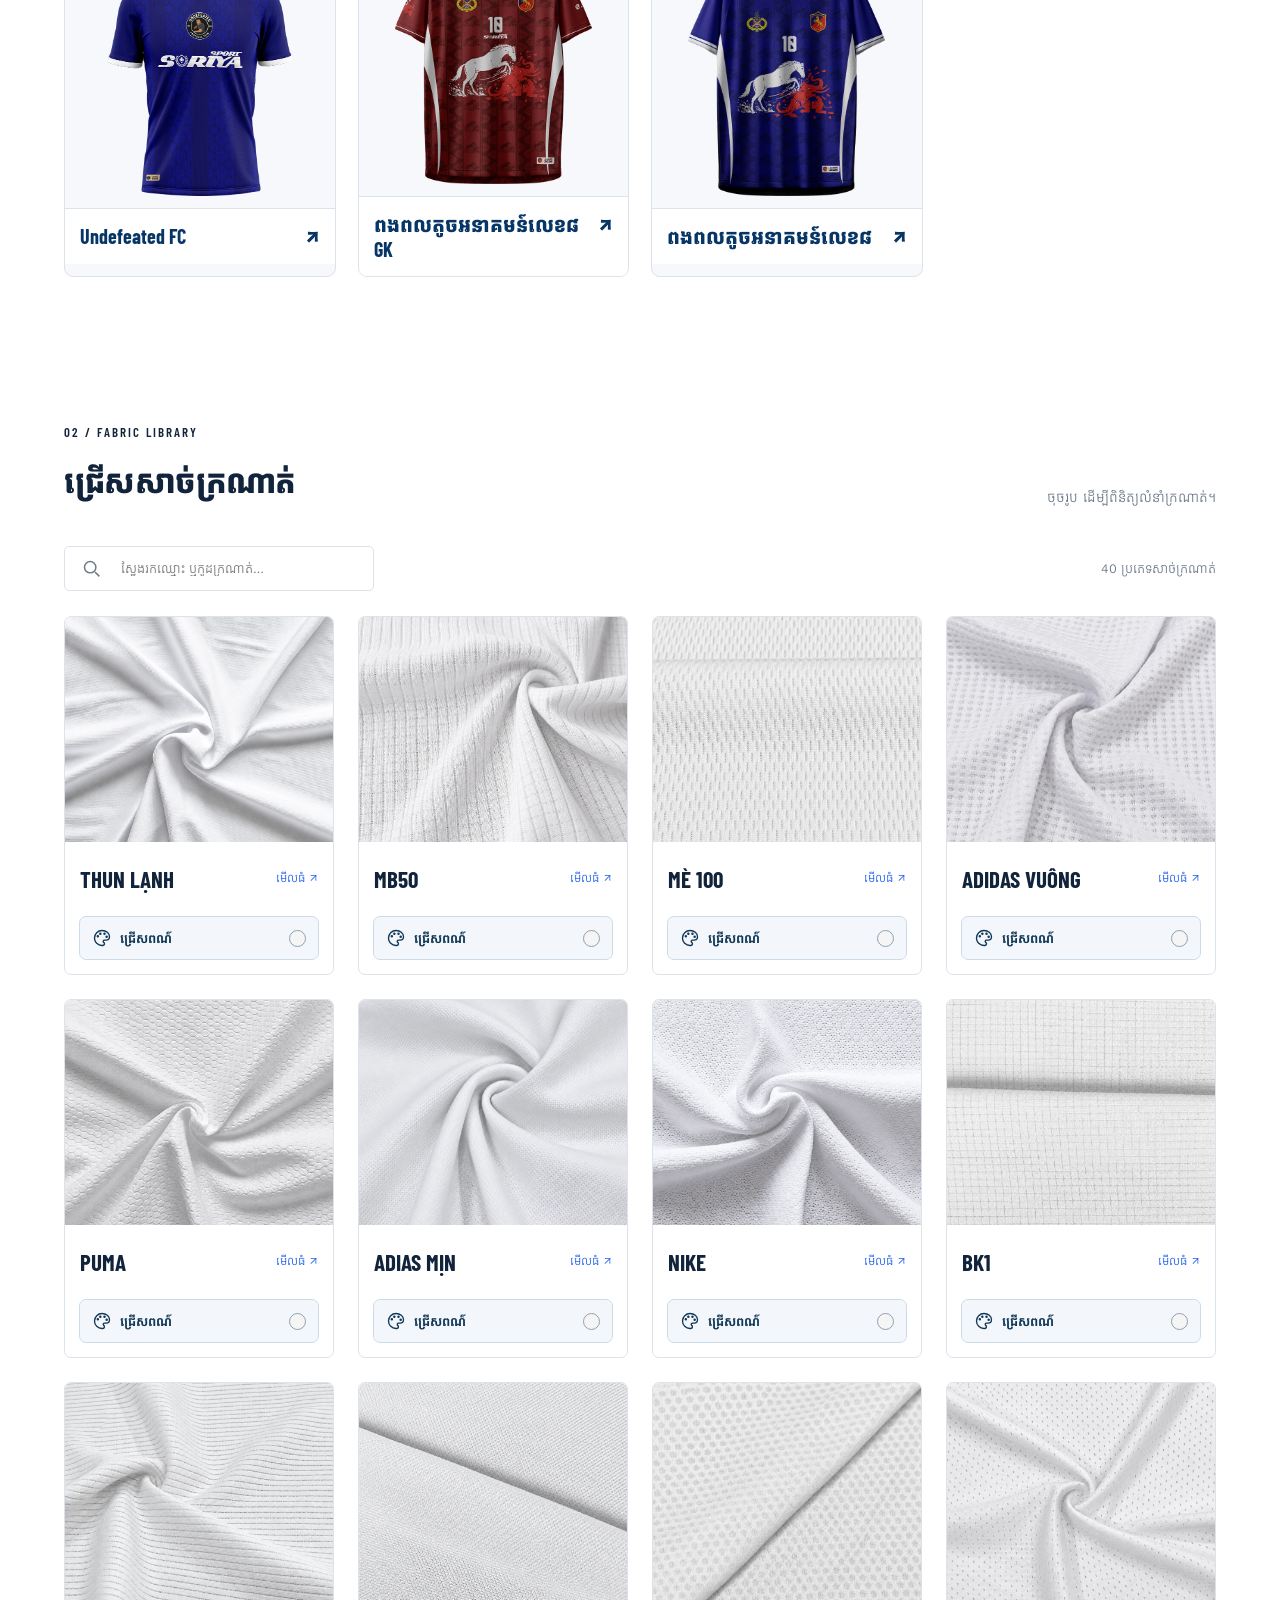
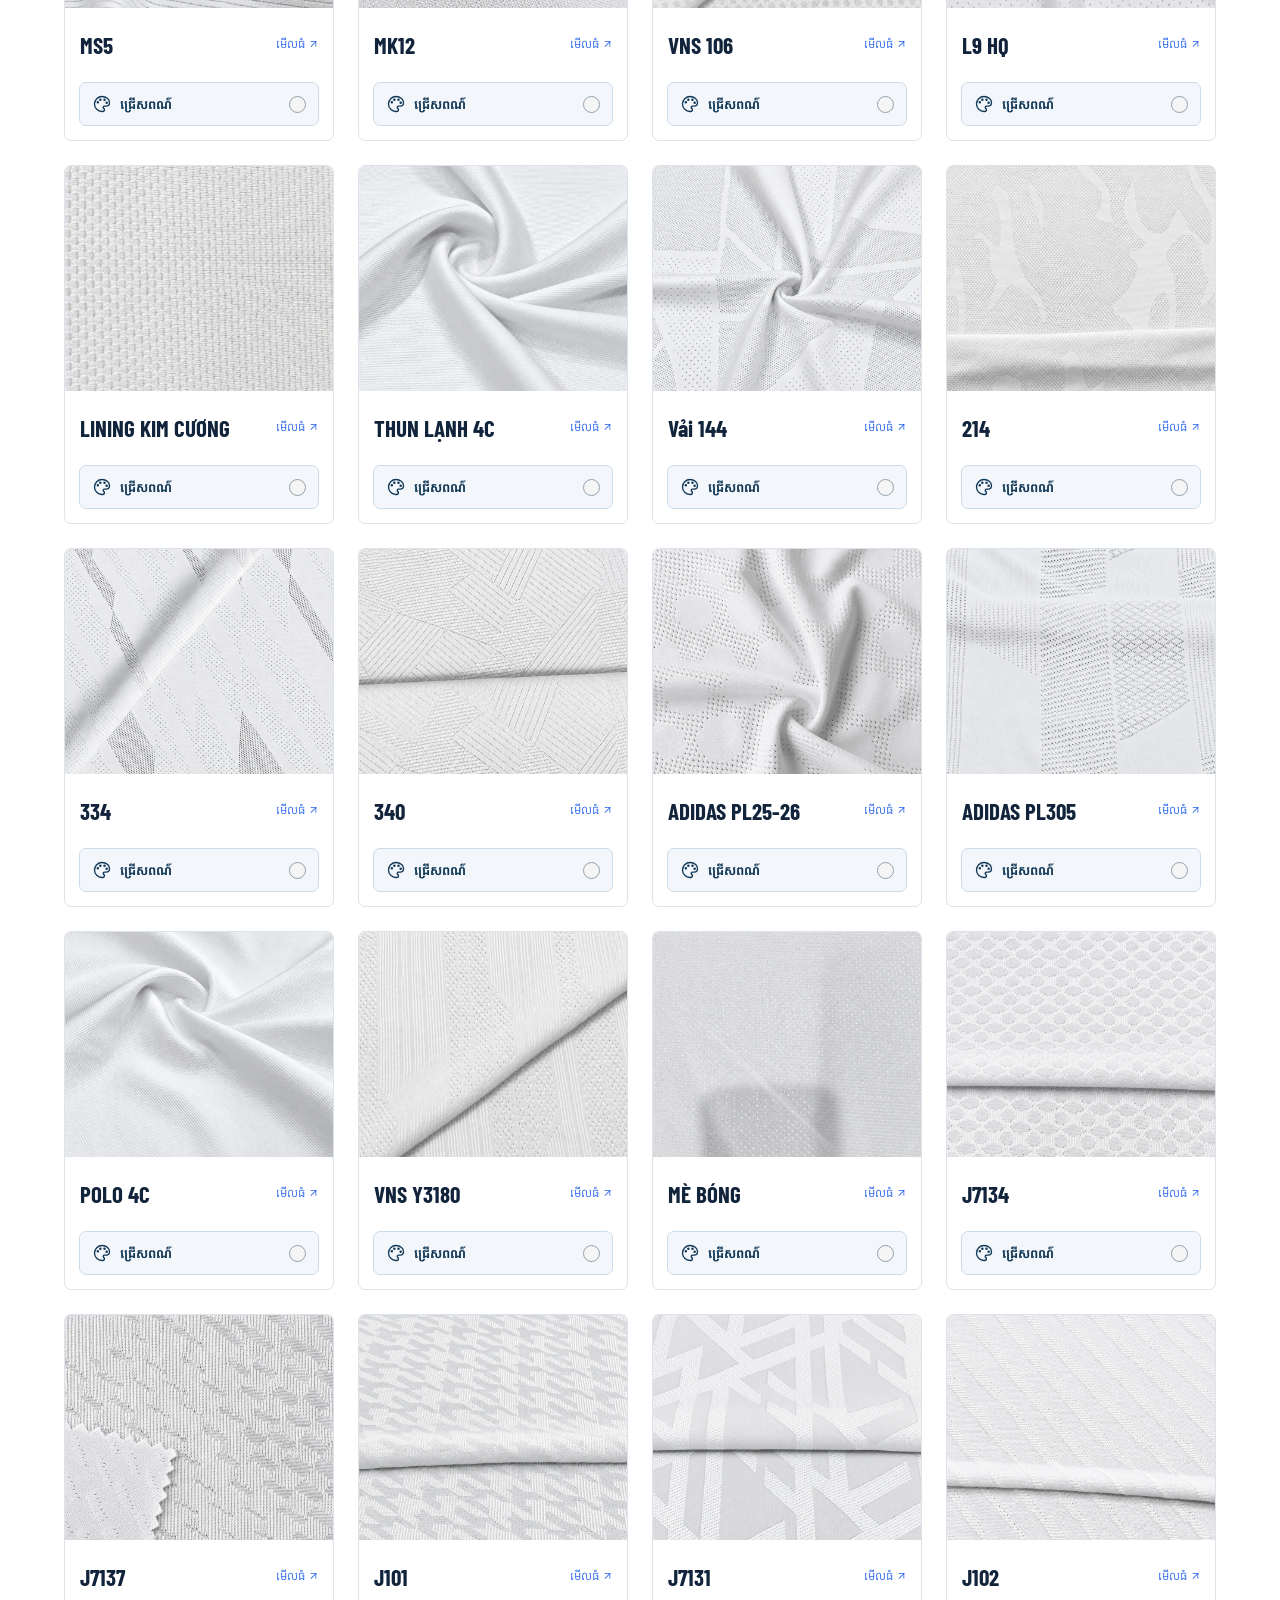
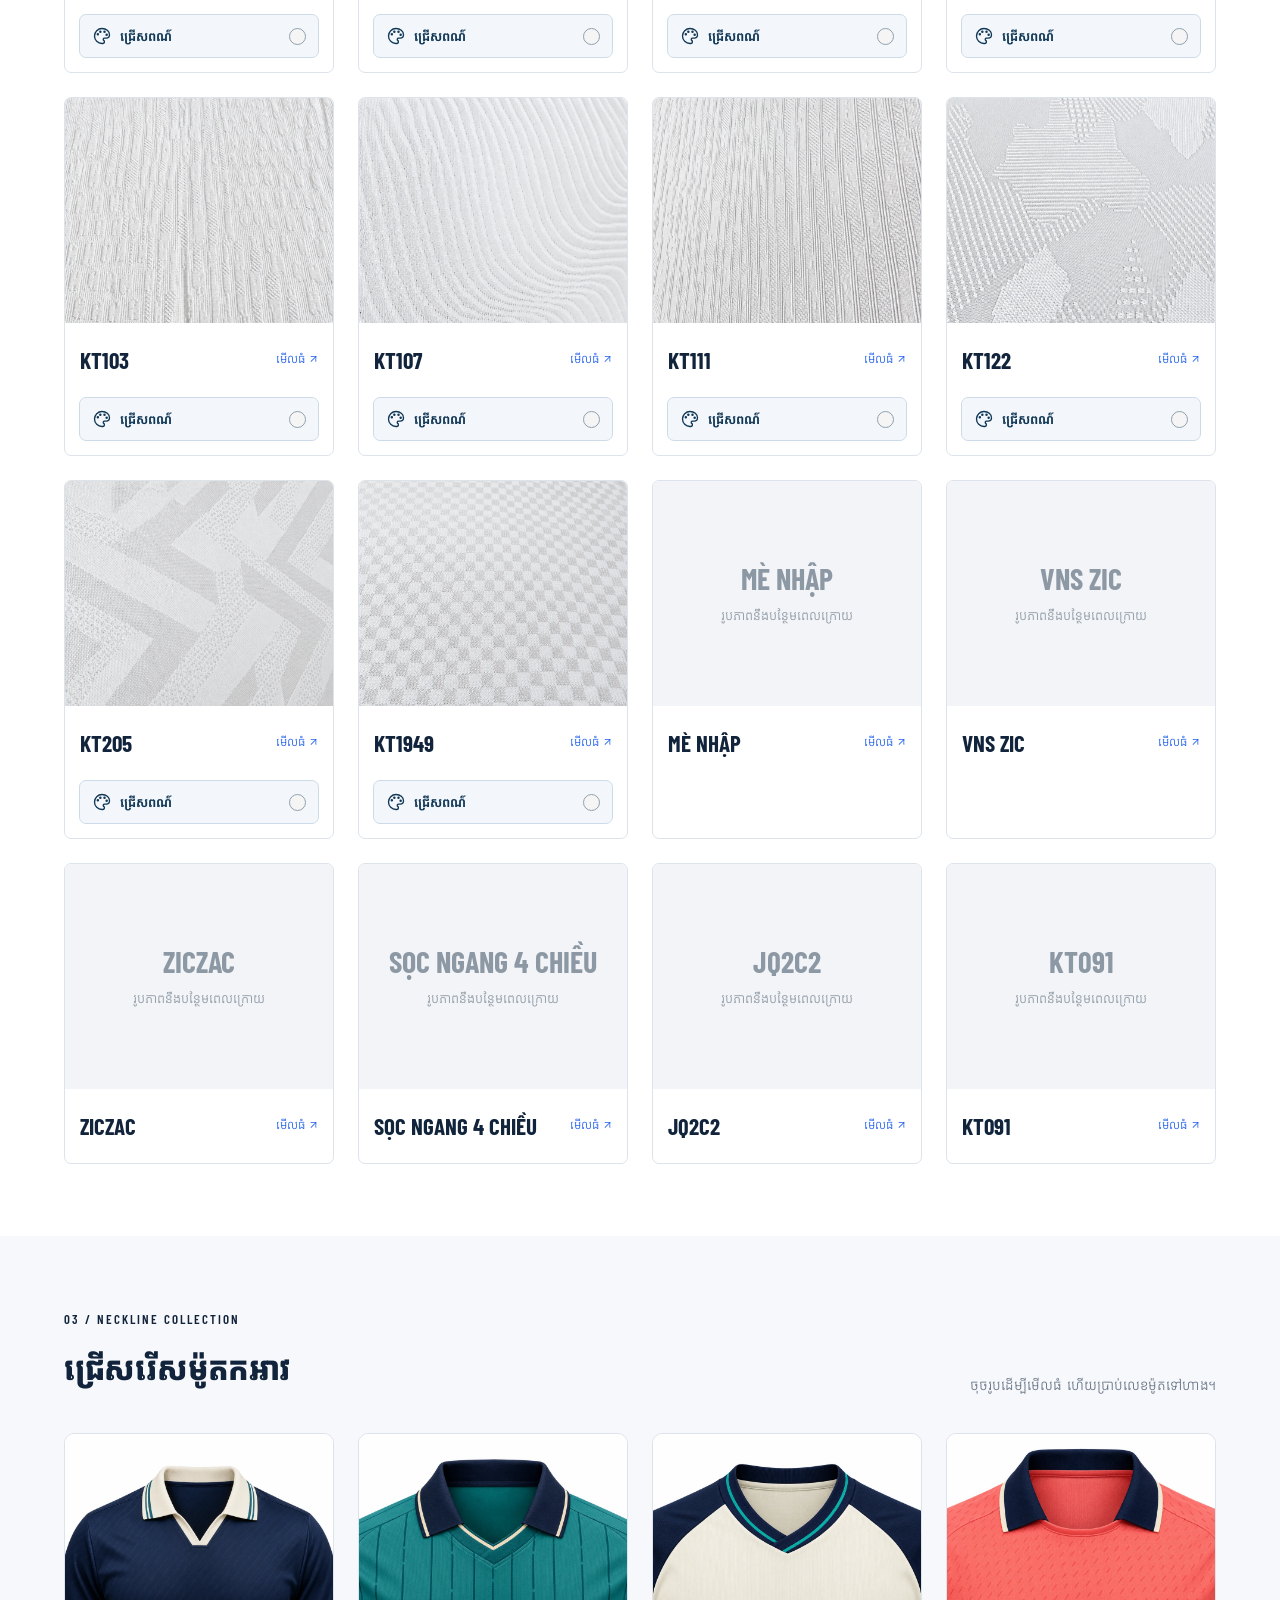
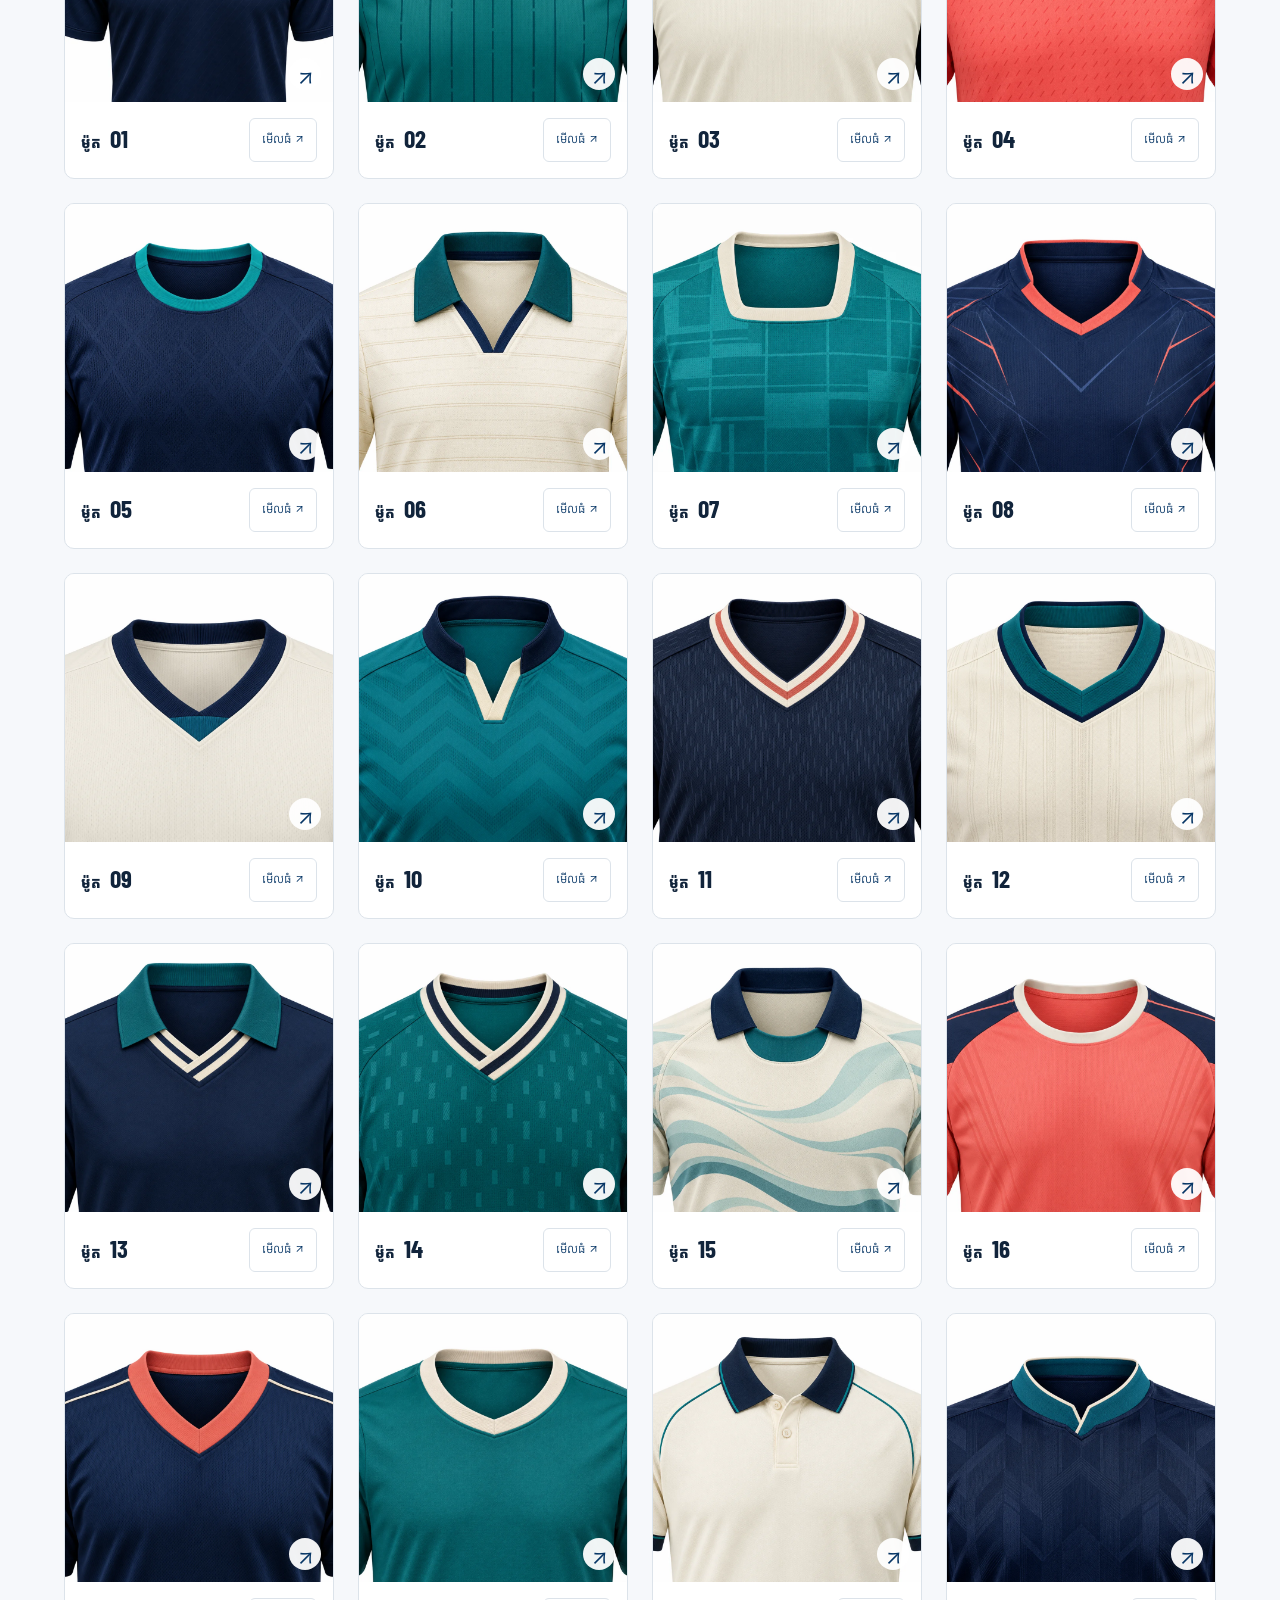
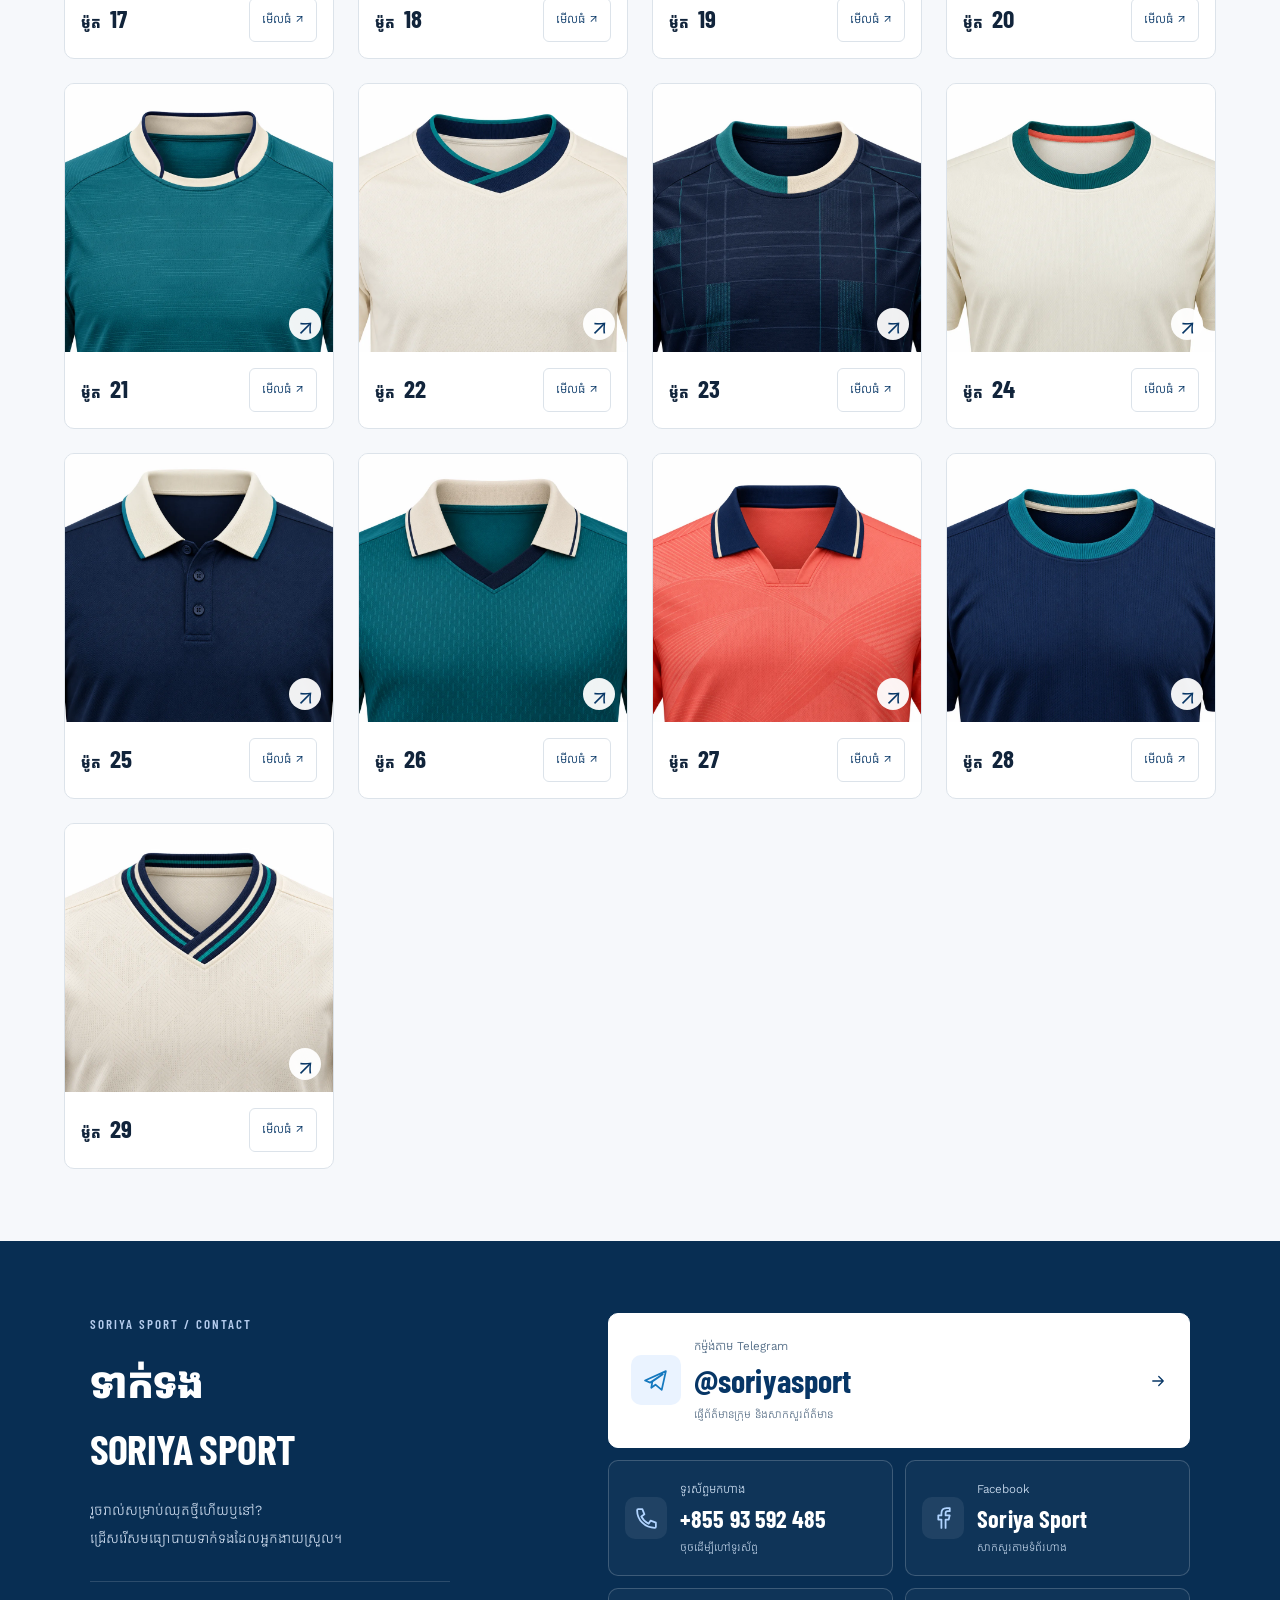
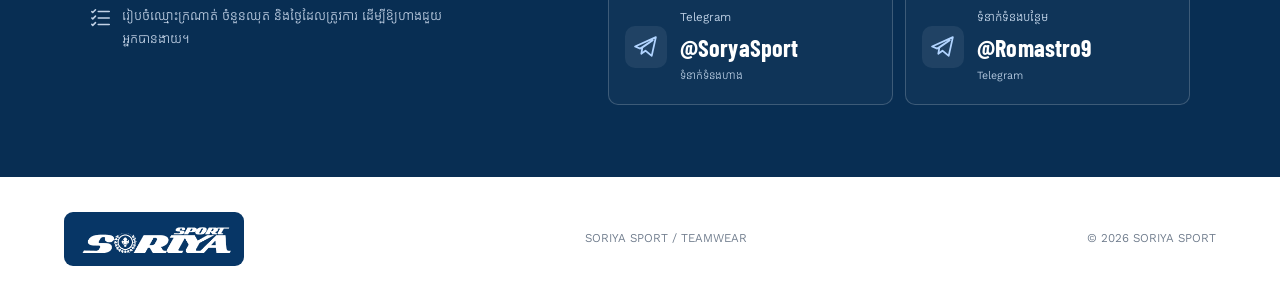
<file: site/menu.html>
<!doctype html><html lang="km"><head><meta charset="UTF-8"><meta name="viewport" content="width=device-width, initial-scale=1"><title>SORIYA SPORT — ម៉ូតអាវ និងសាច់ក្រណាត់</title><meta name="description" content="មើលស្នាដៃអាវកីឡា សាច់ក្រណាត់ និងម៉ូតកអាវ SORIYA SPORT"><link href="https://fonts.googleapis.com/css2?family=Barlow+Condensed:wght@600;700;800&family=Kantumruy+Pro:wght@400;500;600;700&display=swap" rel="stylesheet"><link rel="stylesheet" href="style.css"><link rel="stylesheet" href="menu.css"><link rel="stylesheet" href="fabric-colors.css"></head><body id="top"><header><a class="brand" href="#top" aria-label="Soriya Sport — ត្រឡប់ទៅខាងលើ"><span class="logo-window"><svg viewBox="38 286 578 107" role="img" aria-label="Soriya Sport"><image href="assets/soriya-logo.webp" width="616" height="393"/></svg></span></a><button id="menuToggle" aria-label="បើកម៉ឺនុយ" aria-expanded="false" aria-controls="mainNav">☰</button><nav id="mainNav"><a href="#jerseys">ស្នាដៃអាវកីឡា</a><a href="#catalog">សាច់ក្រណាត់</a><a href="#necklines">ម៉ូតកអាវ</a><a href="#contact">ទាក់ទង</a></nav><a class="nav-cta" href="#contact"><svg class="icon" viewBox="0 0 24 24" fill="none" stroke="currentColor" stroke-width="1.7" stroke-linecap="round" stroke-linejoin="round" aria-hidden="true"><path d="M21 11a9 9 0 0 1-9 9H4l-2 2V11a9 9 0 0 1 19 0Z M7 10h10 M7 14h6"/></svg>ទាក់ទងហាង</a></header><main><section class="menu-intro section"><div class="eyebrow">SORIYA SPORT / COLLECTION</div><h1>ជ្រើសម៉ូត<br><span class="blue">សម្រាប់ក្រុមអ្នក។</span></h1><p>មើលស្នាដៃអាវកីឡា ជ្រើសសាច់ក្រណាត់ និងម៉ូតកអាវដែលពេញចិត្ត។</p><div class="menu-links"><a class="button" href="#catalog">មើលសាច់ក្រណាត់ ↗</a><a class="menu-secondary" href="#necklines">ជ្រើសម៉ូតកអាវ →</a></div><div class="menu-counts"><span><b>40</b> សាច់ក្រណាត់</span><span><b>29</b> ម៉ូតកអាវ</span><span>ឡូហ្គោ · ឈ្មោះ · លេខ</span></div></section><section id="jerseys" class="section menu-jerseys"><div class="section-heading"><div><div class="eyebrow">01 / OUR TEAMWEAR</div><h2>ស្នាដៃអាវកីឡារបស់យើង</h2></div><p id="menuSync" role="status">កំពុងផ្ទុករូបអាវ…</p></div><div id="jerseyGrid" class="menu-jersey-grid"></div></section><section id="catalog" class="section"><div class="section-heading"><div><div class="eyebrow">02 / FABRIC LIBRARY</div><h2>ជ្រើសសាច់ក្រណាត់</h2></div><p>ចុចរូប ដើម្បីពិនិត្យលំនាំក្រណាត់។</p></div><div class="toolbar"><label class="search"><svg class="icon" viewBox="0 0 24 24" fill="none" stroke="currentColor" stroke-width="1.7" aria-hidden="true"><circle cx="10.5" cy="10.5" r="6.5"/><path d="m16 16 5 5"/></svg><input id="search" placeholder="ស្វែងរកឈ្មោះ ឬកូដក្រណាត់…" aria-label="ស្វែងរកក្រណាត់"></label><span id="menuFabricCount" role="status"></span></div><div id="menuFabricGrid" class="grid"></div><p id="menuEmpty" hidden>រកមិនឃើញសាច់ក្រណាត់។ សូមសាកល្បងពាក្យផ្សេង។</p></section><section id="necklines" class="section neckline-section"><div class="section-heading"><div><div class="eyebrow">03 / NECKLINE COLLECTION</div><h2>ជ្រើសរើសម៉ូតកអាវ</h2></div><p>ចុចរូបដើម្បីមើលធំ ហើយប្រាប់លេខម៉ូតទៅហាង។</p></div><div id="menuNecklineGrid" class="neckline-grid"></div></section><section id="contact" class="section contact-section"><div class="contact-intro"><div class="eyebrow">SORIYA SPORT / CONTACT</div><h2>ទាក់ទង<br>SORIYA SPORT</h2><p>រួចរាល់សម្រាប់ឈុតថ្មីហើយឬនៅ?<br>ជ្រើសរើសមធ្យោបាយទាក់ទងដែលអ្នកងាយស្រួល។</p><div class="contact-tip"><svg class="icon" viewBox="0 0 24 24" fill="none" stroke="currentColor" stroke-width="1.7" stroke-linecap="round" stroke-linejoin="round" aria-hidden="true"><path d="M9 5h12 M9 12h12 M9 19h12 m-19-14 1 1 3-3 m-4 9 1 1 3-3 m-4 9 1 1 3-3"/></svg><span>រៀបចំឈ្មោះក្រណាត់ ចំនួនឈុត និងថ្ងៃដែលត្រូវការ ដើម្បីឱ្យហាងជួយអ្នកបានងាយ។</span></div></div><div class="contact-links"><a class="contact-card primary" href="https://t.me/soriyasport" target="_blank" rel="noopener"><span class="contact-icon"><svg class="icon" viewBox="0 0 24 24" fill="none" stroke="currentColor" stroke-width="1.7" stroke-linecap="round" stroke-linejoin="round" aria-hidden="true"><path d="m21 3-4 18-6-5-4 3 1-6 10-7-12 8-5-2Z"/></svg></span><span class="contact-copy"><small>កម្ម៉ង់តាម Telegram</small><strong>@soriyasport</strong><span>ផ្ញើព័ត៌មានក្រុម និងសាកសួរព័ត៌មាន</span></span><span class="contact-arrow"><svg class="icon" viewBox="0 0 24 24" fill="none" stroke="currentColor" stroke-width="1.7" stroke-linecap="round" stroke-linejoin="round" aria-hidden="true"><path d="M5 12h14 m-6-6 6 6-6 6"/></svg></span></a><a class="contact-card " href="tel:+85593592485"><span class="contact-icon"><svg class="icon" viewBox="0 0 24 24" fill="none" stroke="currentColor" stroke-width="1.7" stroke-linecap="round" stroke-linejoin="round" aria-hidden="true"><path d="M8 3H4a1 1 0 0 0-1 1c0 9.4 7.6 17 17 17a1 1 0 0 0 1-1v-4l-5-2-2 3a15 15 0 0 1-7-7l3-2Z"/></svg></span><span class="contact-copy"><small>ទូរស័ព្ទមកហាង</small><strong>+855 93 592 485</strong><span>ចុចដើម្បីហៅទូរស័ព្ទ</span></span><span class="contact-arrow"><svg class="icon" viewBox="0 0 24 24" fill="none" stroke="currentColor" stroke-width="1.7" stroke-linecap="round" stroke-linejoin="round" aria-hidden="true"><path d="M5 12h14 m-6-6 6 6-6 6"/></svg></span></a><a class="contact-card " href="https://www.facebook.com/profile.php?id=61591689634493" target="_blank" rel="noopener"><span class="contact-icon"><svg class="icon" viewBox="0 0 24 24" fill="none" stroke="currentColor" stroke-width="1.7" stroke-linecap="round" stroke-linejoin="round" aria-hidden="true"><path d="M14 21v-8h3l1-4h-4V7c0-1 1-2 2-2h2V2h-3c-3 0-5 2-5 5v2H7v4h3v8"/></svg></span><span class="contact-copy"><small>Facebook</small><strong>Soriya Sport</strong><span>សាកសួរតាមទំព័រហាង</span></span><span class="contact-arrow"><svg class="icon" viewBox="0 0 24 24" fill="none" stroke="currentColor" stroke-width="1.7" stroke-linecap="round" stroke-linejoin="round" aria-hidden="true"><path d="M5 12h14 m-6-6 6 6-6 6"/></svg></span></a><a class="contact-card " href="https://t.me/SoryaSport" target="_blank" rel="noopener"><span class="contact-icon"><svg class="icon" viewBox="0 0 24 24" fill="none" stroke="currentColor" stroke-width="1.7" stroke-linecap="round" stroke-linejoin="round" aria-hidden="true"><path d="m21 3-4 18-6-5-4 3 1-6 10-7-12 8-5-2Z"/></svg></span><span class="contact-copy"><small>Telegram</small><strong>@SoryaSport</strong><span>ទំនាក់ទំនងហាង</span></span><span class="contact-arrow"><svg class="icon" viewBox="0 0 24 24" fill="none" stroke="currentColor" stroke-width="1.7" stroke-linecap="round" stroke-linejoin="round" aria-hidden="true"><path d="M5 12h14 m-6-6 6 6-6 6"/></svg></span></a><a class="contact-card " href="https://t.me/Romastro9" target="_blank" rel="noopener"><span class="contact-icon"><svg class="icon" viewBox="0 0 24 24" fill="none" stroke="currentColor" stroke-width="1.7" stroke-linecap="round" stroke-linejoin="round" aria-hidden="true"><path d="m21 3-4 18-6-5-4 3 1-6 10-7-12 8-5-2Z"/></svg></span><span class="contact-copy"><small>ទំនាក់ទំនងបន្ថែម</small><strong>@Romastro9</strong><span>Telegram</span></span><span class="contact-arrow"><svg class="icon" viewBox="0 0 24 24" fill="none" stroke="currentColor" stroke-width="1.7" stroke-linecap="round" stroke-linejoin="round" aria-hidden="true"><path d="M5 12h14 m-6-6 6 6-6 6"/></svg></span></a></div></section></main><footer><a class="brand" href="#top" aria-label="Soriya Sport — ត្រឡប់ទៅខាងលើ"><span class="logo-window"><svg viewBox="38 286 578 107" role="img" aria-label="Soriya Sport"><image href="assets/soriya-logo.webp" width="616" height="393"/></svg></span></a><span>SORIYA SPORT / TEAMWEAR</span><span>© 2026 SORIYA SPORT</span></footer><nav class="mobile-contact" aria-label="ទំនាក់ទំនងរហ័ស"><a href="tel:+85593592485"><svg class="icon" viewBox="0 0 24 24" fill="none" stroke="currentColor" stroke-width="1.7" stroke-linecap="round" stroke-linejoin="round" aria-hidden="true"><path d="M8 3H4a1 1 0 0 0-1 1c0 9.4 7.6 17 17 17a1 1 0 0 0 1-1v-4l-5-2-2 3a15 15 0 0 1-7-7l3-2Z"/></svg>ហៅទូរស័ព្ទ</a><a href="#contact"><svg class="icon" viewBox="0 0 24 24" fill="none" stroke="currentColor" stroke-width="1.7" stroke-linecap="round" stroke-linejoin="round" aria-hidden="true"><path d="M21 11a9 9 0 0 1-9 9H4l-2 2V11a9 9 0 0 1 19 0Z M7 10h10 M7 14h6"/></svg>ទាក់ទង / កម្ម៉ង់</a></nav><dialog id="menuModal" aria-labelledby="menuModalHeading"><button id="closeMenuModal" aria-label="បិទ">×</button><div id="menuModalBody"></div></dialog><script src="jersey-data.js"></script><script src="menu-data.js"></script><script src="fabric-photo-data.js"></script><script src="fabric-colors.js"></script><script src="menu.js"></script></body></html>
</file>
<file: site/style.css>
:root{--navy:#073666;--blue:#2462ed;--ink:#11243b;--muted:#6b7889;--line:#dce3ea}*{box-sizing:border-box}html{scroll-behavior:smooth;scroll-padding-top:95px}body{margin:0;color:var(--ink);background:#fff;font-family:'Kantumruy Pro',sans-serif;font-size:15px;line-height:1.8}button,input,select{font:inherit}button,a,input,select{touch-action:manipulation}a{text-decoration:none;color:inherit}button{cursor:pointer}header{height:96px;padding:0 5%;display:flex;align-items:center;justify-content:space-between;border-bottom:1px solid var(--line);background:#fff;position:sticky;top:0;z-index:10}.brand{display:flex;align-items:center;font-family:'Barlow Condensed',sans-serif;font-size:28px;font-weight:800;line-height:1;letter-spacing:.7px}.symbol{background:var(--navy);color:white;width:42px;height:44px;display:grid;place-items:center;font-size:40px;font-style:italic;margin-right:10px;transform:skew(-8deg)}.brand-light{font-weight:600}.brand small{display:block;font:11px 'Kantumruy Pro',sans-serif;letter-spacing:2px;margin-top:7px}nav{display:flex;gap:34px;font-size:14px}.nav-cta{border:1px solid var(--navy);padding:10px 20px;border-radius:5px;font-weight:600}.hero{max-width:1500px;margin:auto;display:grid;grid-template-columns:1fr 1fr;min-height:620px}.hero-copy{padding:65px 8% 40px 10%}.eyebrow{font-family:'Barlow Condensed',sans-serif;letter-spacing:2px;font-size:13px;font-weight:600;display:flex;align-items:center;gap:10px}.eyebrow span{width:7px;height:7px;background:var(--blue);border-radius:100%}h1{font-size:clamp(36px,4.2vw,64px);line-height:1.65;letter-spacing:-1.5px;margin:25px 0 15px}h2{font-size:32px;line-height:1.7;margin:12px 0 0;letter-spacing:-.6px}h3{font-size:17px}p{color:var(--muted)}.blue{color:var(--blue)}.button{border:0;background:var(--navy);color:#fff;border-radius:5px;padding:16px 22px;display:flex;justify-content:space-between;align-items:center;gap:30px;font-weight:600;width:fit-content;margin-top:25px}.button:hover{background:var(--blue)}.hero-bottom{margin-top:45px;border-top:1px solid var(--line);padding-top:22px;display:flex;gap:30px;align-items:center}.hero-bottom b{font:700 38px 'Barlow Condensed',sans-serif}.hero-bottom small{display:block;font:12px 'Kantumruy Pro',sans-serif;color:var(--muted);margin-top:5px}.hero-bottom>span{border-left:1px solid var(--line);padding-left:26px;font-size:13px}.hero-visual{background:#e9edf1;position:relative;overflow:hidden;margin:25px 25px 25px 0;border-radius:8px}.hero-visual>img{width:100%;height:100%;position:absolute;object-fit:cover;transition:opacity .3s,transform 4s;transform:scale(1.035)}.hero-visual:after{content:'';position:absolute;inset:45% 0 0;background:linear-gradient(transparent,#0b2036c9);pointer-events:none}.vertical{position:absolute;right:20px;top:28px;writing-mode:vertical-rl;z-index:2;font:600 12px 'Barlow Condensed',sans-serif;letter-spacing:3px;color:#172638}.hero-label{position:absolute;bottom:65px;left:35px;right:35px;color:white;z-index:2;display:flex;justify-content:space-between;align-items:end}.hero-label small{font-size:13px;display:block}.hero-label strong{font:700 60px 'Barlow Condensed',sans-serif}.slide-buttons{display:flex;gap:8px}.slide-buttons button{border:1px solid #ffffff70;background:#ffffff18;color:white;border-radius:50%;height:42px;width:42px}#dots{position:absolute;bottom:32px;left:35px;z-index:3;display:flex;gap:6px}#dots button{height:4px;width:23px;background:#ffffff55;border:0;border-radius:4px;padding:0}#dots .active{background:white;width:42px}.ticker{background:var(--navy);color:white;padding:16px 5%;display:flex;gap:40px;justify-content:space-between;align-items:center;font-size:13px}.ticker b{color:#8eb5ff}.section{padding:72px 5%;max-width:1500px;margin:auto}.section-heading{display:flex;justify-content:space-between;align-items:end;margin-bottom:35px}.section-heading p{font-size:14px;margin:0}.toolbar{display:flex;justify-content:space-between;gap:20px;align-items:center}.search{border:1px solid var(--line);display:flex;gap:10px;align-items:center;padding:9px 16px;border-radius:5px;min-width:310px}.search span{font-size:26px}.search input{border:0;outline:none;width:100%;font-size:13px}.filters{display:flex;gap:8px;flex-wrap:wrap}.filters button{border:1px solid var(--line);border-radius:4px;background:white;color:var(--muted);padding:8px 15px}.filters .active{background:var(--navy);border-color:var(--navy);color:white}.results-line{display:flex;justify-content:space-between;color:var(--muted);font-size:12px;margin:25px 0 20px}.grid{display:grid;grid-template-columns:repeat(4,1fr);gap:24px}.card{border:1px solid var(--line);border-radius:7px;overflow:hidden;background:white;transition:transform .2s}.card:hover{transform:translateY(-4px)}.card-photo{height:225px;position:relative;background:#f2f4f7;display:grid;place-items:center;cursor:zoom-in;overflow:hidden}.card-photo img{width:100%;height:100%;object-fit:cover;transition:transform .4s}.card:hover img{transform:scale(1.05)}.card-photo .tag{position:absolute;top:12px;left:12px;font-size:10px;background:#fffdf6e8;padding:3px 10px;border-radius:3px}.no-photo{color:#8d98a5;text-align:center;font-size:13px}.no-photo b{display:block;font:700 30px 'Barlow Condensed',sans-serif;margin-bottom:8px}.card-info{padding:17px}.card-title{font-family:'Barlow Condensed','Kantumruy Pro',sans-serif;font-size:23px;font-weight:700;line-height:1.4;min-height:33px}.card-price{display:flex;justify-content:space-between;align-items:center;margin:10px 0}.card-price b{font:700 27px 'Barlow Condensed',sans-serif;color:var(--navy)}.card-price small{color:var(--muted);font-size:11px}.card-bottom{border-top:1px solid #edf0f4;padding-top:12px;display:flex;justify-content:space-between;align-items:center;font-size:11px}.card-bottom label{display:flex;align-items:center;gap:5px;cursor:pointer}.card-bottom button{background:none;border:0;color:var(--blue);font-size:12px;padding:4px}.price-section{background:#f6f8fb;max-width:none}.pill{border:1px solid #cbd6e2;border-radius:30px;padding:8px 16px;font-size:12px}.table-wrap{overflow:auto}table{width:100%;border-collapse:collapse;font-size:13px}th{text-align:left;color:var(--muted);font-weight:500;padding:15px 18px;border-bottom:1px solid #ccd6e2}td{padding:18px;border-bottom:1px solid var(--line)}td:first-child{font:600 22px 'Barlow Condensed',sans-serif;color:#8491a1;width:80px}td:last-child{font:700 27px 'Barlow Condensed',sans-serif;white-space:nowrap;color:var(--navy)}th:last-child{text-align:left}.detail-section{display:grid;grid-template-columns:1fr 1.1fr 1.1fr;gap:28px}.detail-section h2{font-size:27px}.detail-section p{font-size:13px}.detail-box{border:1px solid var(--line);border-radius:6px;padding:20px 25px}.detail-box ul{padding-left:18px;color:var(--muted);font-size:13px;line-height:2.2}.detail-box small{color:var(--muted);font-size:11px}.check{color:#20856f}.extra{background:#fafbfc}.estimate{background:var(--navy);max-width:none;color:white;display:grid;grid-template-columns:1fr 1fr;gap:10%;padding:65px 8%}.estimate h2{font-size:42px}.estimate p{color:#bed0e5}.estimate .note{font-size:12px;max-width:350px;margin-top:30px}.estimate form{background:white;border-radius:8px;padding:28px;color:var(--ink)}label{display:block;font-size:13px}form input,form select{display:block;width:100%;margin:7px 0 16px;padding:11px 12px;border:1px solid var(--line);border-radius:4px;background:white;font-size:14px;color:var(--ink)}.form-row{display:grid;grid-template-columns:1fr 1fr;gap:15px}.total{display:flex;justify-content:space-between;align-items:center;border-top:1px solid var(--line);padding-top:15px}.total strong{font:700 38px 'Barlow Condensed',sans-serif}.estimate .button{width:100%;margin-top:15px}.estimate small{font-size:11px;color:var(--muted);display:block;margin-top:10px}footer{padding:35px 5%;display:flex;justify-content:space-between;align-items:center;font-size:12px;color:var(--muted)}footer .brand{color:var(--navy);font-size:23px}#compareBar:not([hidden]){position:fixed;bottom:22px;left:50%;transform:translateX(-50%);background:var(--ink);color:white;padding:12px 18px;border-radius:8px;z-index:15;display:flex;align-items:center;gap:20px;box-shadow:0 8px 30px #0003;font-size:13px;white-space:nowrap}#compareBar button{background:var(--blue);color:white;border:0;padding:8px 15px;border-radius:4px}#compareBar #clearCompare{background:none;padding:0;font-size:24px}dialog{border:0;border-radius:10px;max-width:950px;width:90%;padding:35px;max-height:90vh;overflow:auto}dialog::backdrop{background:#071b32bb;backdrop-filter:blur(5px)}#closeModal{position:absolute;right:12px;top:6px;border:0;background:white;font-size:30px;z-index:2}.modal-image{display:block;max-width:100%;max-height:65vh;object-fit:contain;margin:auto}.compare-grid{display:grid;grid-template-columns:repeat(3,1fr);gap:20px}.compare-grid img{width:100%;border-radius:5px}.compare-grid h3{font-family:'Barlow Condensed',sans-serif;font-size:24px}#orderStatus{font-size:12px;color:#1a735d;margin-top:10px}button:focus-visible,a:focus-visible{outline:3px solid #83aaff;outline-offset:4px}@media(max-width:1000px){nav{display:none}.grid{grid-template-columns:repeat(3,1fr)}.toolbar{align-items:start;flex-direction:column}.detail-section{grid-template-columns:1fr 1fr}.detail-section>div:first-child{grid-column:1/-1}.ticker{gap:20px}.ticker span:last-child,.ticker b:last-of-type{display:none}.hero-copy{padding:50px 7%}.hero{min-height:570px}}@media(max-width:650px){header{height:78px;padding:0 5%}.brand{font-size:22px}.symbol{width:34px;height:36px;font-size:32px}.nav-cta{padding:9px 10px;font-size:11px}.hero{grid-template-columns:1fr}.hero-copy{padding:35px 6% 30px}h1{font-size:39px;margin:15px 0}.hero-copy p{font-size:14px}.hero-bottom{margin-top:25px}.hero-visual{height:370px;margin:0 5% 25px}.ticker{padding:14px 5%;font-size:11px;gap:12px}.ticker span:nth-of-type(3),.ticker b:nth-of-type(2){display:none}.section{padding:45px 5%}.section-heading{display:block;margin-bottom:25px}.section-heading p{margin-top:12px;font-size:12px}h2{font-size:27px}.search{width:100%;min-width:0}.filters{gap:5px}.filters button{font-size:12px;padding:7px 12px}.grid{grid-template-columns:repeat(2,minmax(0,1fr));gap:12px}.card-photo{height:175px}.card-info{padding:12px}.card-title{font-size:20px}.card-price b{font-size:25px}.card-bottom{font-size:10px;gap:4px}.card-bottom button{font-size:10px}.results-line{font-size:10px}.pill{display:inline-block;margin-top:15px}td{padding:14px 8px;font-size:11px}td:first-child{width:35px}.detail-section{grid-template-columns:1fr}.detail-section>div:first-child{grid-column:auto}.estimate{grid-template-columns:1fr;gap:25px}.estimate h2{font-size:34px}.estimate form{padding:20px}footer{flex-wrap:wrap;gap:20px}footer>span:nth-child(2){display:none}.compare-grid{gap:10px}.compare-grid h3{font-size:18px}dialog{padding:30px 15px}.card-photo .tag{font-size:9px;top:8px;left:8px}}@media(prefers-reduced-motion:reduce){*{scroll-behavior:auto!important;transition:none!important;animation:none!important}}
.why-grid{display:grid;grid-template-columns:repeat(4,1fr);gap:24px}.why-grid article{border-top:2px solid var(--navy);padding:22px 8px}.why-grid article>b{font:700 34px 'Barlow Condensed',sans-serif;color:#b0bfd1}.why-grid p{font-size:13px}.feedback-section{display:grid;grid-template-columns:1fr 1fr;gap:7%;background:#f7f9fc}.feedback-section p{font-size:14px}.feedback-section form{padding:25px;background:white;border:1px solid var(--line);border-radius:7px}.feedback-section textarea{display:block;width:100%;min-height:125px;font:inherit;padding:12px;border:1px solid var(--line);border-radius:5px;margin-top:8px;resize:vertical}.stars{border:0;padding:0;margin:0 0 20px;display:flex;gap:8px}.stars legend{font-size:13px;margin-bottom:8px}.stars label{flex:1;cursor:pointer}.stars input{position:absolute;opacity:0;width:1px}.stars span{display:block;border:1px solid var(--line);padding:8px;text-align:center;border-radius:5px;color:#936200}.stars input:checked+span{background:var(--navy);color:white;border-color:var(--navy)}.stars input:focus-visible+span{outline:3px solid var(--blue)}.contact-section{display:grid;grid-template-columns:1fr 1fr;gap:30px}.contact-links{display:grid;gap:10px}.contact-links a{padding:10px 0;border-bottom:1px solid var(--line)}.telegram-order{display:block;text-align:center;margin-top:15px;color:var(--blue);font-size:13px}#feedbackStatus{font-size:13px;margin-top:15px}#feedbackStatus a{color:var(--blue)}@media(max-width:700px){.why-grid{grid-template-columns:1fr 1fr;gap:18px}.feedback-section,.contact-section{grid-template-columns:1fr}.stars{gap:4px}.stars span{padding:8px 5px}.feedback-section form{margin-top:20px}}
#dots{right:35px;flex-wrap:wrap;max-width:calc(100% - 70px);gap:5px}#dots button{width:7px;height:4px}#dots .active{width:18px}
.logo-window{display:block;width:180px;height:45px;overflow:hidden;position:relative;background:var(--navy);border-radius:5px}.logo-window img{position:absolute;bottom:2px;left:6px;width:168px;height:auto}.brand{flex-shrink:0}.icon{width:22px;height:22px;display:inline-block;vertical-align:middle;flex-shrink:0;margin-right:7px}.preview-tabs{position:absolute;top:18px;left:20px;right:20px;z-index:4;display:flex;gap:8px}.preview-tabs button{border:1px solid #cbd5e1;background:#ffffffed;padding:9px 15px;border-radius:25px;color:var(--navy);font-size:12px}.preview-tabs .active{color:white;background:var(--navy);border-color:var(--navy)}.hero-visual.jersey-mode{background:radial-gradient(ellipse at center,#fff 35%,#edf2f8 100%)}.hero-visual.jersey-mode>img{object-fit:contain;height:calc(100% - 130px);width:92%;left:4%;top:65px;transform:none;filter:drop-shadow(0 12px 15px #16385c25)}.hero-visual.jersey-mode:after{display:none}.jersey-mode .hero-label{color:var(--navy);bottom:25px;left:25px;right:25px}.jersey-mode .hero-label strong{font-size:28px}.jersey-mode .hero-label small{font-size:12px}.jersey-mode .slide-buttons button{color:var(--navy);border-color:#acbcd0;background:#fff}.jersey-mode #dots{bottom:12px}.jersey-mode #dots button{background:#becde0}.jersey-mode #dots .active{background:var(--navy)}.vertical{display:none}.modal-included{background:#f3f7fc;border-radius:7px;padding:12px 20px;margin:15px 0;font-size:13px}.modal-included ul{padding-left:20px}.modal-included p{color:var(--navy);margin-bottom:0}.hero-visual{min-height:610px}#drive{padding-top:35px;padding-bottom:35px}#drive .section-heading{margin-bottom:15px}#drive details{border:1px solid var(--line);padding:14px;border-radius:6px}#drive summary{cursor:pointer;color:var(--navy);font-weight:600}#drive iframe{margin-top:15px}header nav{gap:22px}.contact-links a{display:flex;align-items:center}footer .logo-window{width:160px;height:40px}footer .logo-window img{width:148px}#total{font-family:'Kantumruy Pro',sans-serif;font-size:24px;text-align:right;overflow-wrap:anywhere;max-width:65%}@media(max-width:650px){.logo-window{width:145px;height:38px}.logo-window img{width:133px}.hero-visual{min-height:490px;height:490px}.hero-visual.jersey-mode>img{height:350px;top:65px}.preview-tabs{top:14px;left:14px;right:14px}.preview-tabs button{font-size:11px;padding:8px 12px}.jersey-mode .hero-label strong{font-size:23px}.hero-label strong{font-size:38px}.hero-label{left:22px;right:22px}#total{font-size:20px}header .nav-cta{max-width:150px}#drive .section-heading a{display:inline-block;margin-top:15px}.grid{gap:10px}.card-title{overflow-wrap:anywhere}.card-photo{height:180px}}@media(min-width:1500px){.hero-visual{min-height:690px}}

#menuToggle{display:none;border:1px solid var(--line);border-radius:5px;background:white;color:var(--navy);font-size:23px;width:42px;height:42px}#pauseSlides{width:auto;min-width:70px;border-radius:22px;padding:0 10px;font-size:11px}#heroName{display:block;max-width:100%;overflow-wrap:anywhere}.hero-label>span{min-width:0;max-width:60%}.slide-buttons{flex-shrink:0}.card-price b{overflow-wrap:anywhere}.no-photo{overflow-wrap:anywhere;padding:10px}.compare-grid{grid-template-columns:repeat(auto-fit,minmax(0,1fr))}button[aria-pressed=true]{font-weight:700}@media(max-width:1000px){#menuToggle{display:block;margin-left:auto;margin-right:12px}header.menu-open nav{display:flex;position:absolute;left:0;right:0;top:100%;padding:18px 5%;background:white;border-bottom:1px solid var(--line);flex-wrap:wrap;gap:15px 25px;box-shadow:0 10px 15px #07366610}}@media(max-width:650px){header{gap:6px}.logo-window{width:125px;height:35px}.logo-window img{width:113px}#menuToggle{width:34px;height:36px;margin-right:4px;font-size:20px}header .nav-cta{font-size:10px;padding:8px;max-width:130px}.hero-label>span{max-width:48%}.jersey-mode .hero-label strong{font-size:20px}#pauseSlides{min-width:57px;font-size:10px;padding:0 7px}.slide-buttons{gap:4px}.slide-buttons button{width:34px;height:36px}.hero-label{gap:8px}.compare-grid{grid-template-columns:repeat(auto-fit,minmax(0,1fr))}.card-price b{font-size:22px}}

#syncStatus{position:absolute;bottom:0;left:24px;right:24px;z-index:2;margin:0;font-size:10px;text-align:center;color:var(--muted);background:#ffffffdd;padding:3px;border-radius:3px}.hero-visual #dots{bottom:25px}.jersey-mode .hero-label{bottom:38px}.hero-visual:not(.jersey-mode) #syncStatus{color:var(--ink)}

.delivery-badge{display:inline-block;color:var(--navy);background:#eef4ff;padding:9px 14px;border-radius:5px;font-size:13px;margin-top:20px}.hero-bottom{margin-top:25px}.how-section{background:#f5f8fd;max-width:none}.how-grid{display:grid;grid-template-columns:repeat(3,1fr);gap:30px}.how-grid article{padding:20px;background:white;border:1px solid var(--line);border-radius:8px}.how-grid b{font:700 38px 'Barlow Condensed',sans-serif;color:var(--blue)}.how-grid p{font-size:14px}.delivery-banner{margin-top:25px;padding:16px;text-align:center;background:var(--navy);color:white;border-radius:6px;font-size:14px}.why-grid h3{line-height:1.8}.hero-copy h1{line-height:1.45;margin-bottom:25px}@media(max-width:650px){.how-grid{grid-template-columns:1fr;gap:12px}.how-grid article{padding:15px}.how-grid b{float:left;margin-right:18px;line-height:1.8}.how-grid h3{margin:0 0 8px}.delivery-badge{font-size:12px}.delivery-banner{font-size:12px}.why-grid{grid-template-columns:1fr}.why-grid article{padding:14px 8px}.why-grid h3{margin:8px 0}.hero-copy h1{font-size:48px}}

/* Brand and contact refresh */
.logo-window{width:196px;height:58px;padding:12px 14px;border-radius:9px;display:flex;align-items:center;justify-content:center;background:#073666;overflow:visible}.logo-window svg{display:block;width:100%;height:auto;overflow:hidden}.brand:hover .logo-window{background:#124b82}footer .logo-window{width:180px;height:54px;padding:11px 13px}.nav-cta{display:flex;align-items:center;background:var(--navy);color:white;border-radius:8px;padding:12px 18px;white-space:nowrap}.nav-cta:hover{background:var(--blue)}.nav-cta .icon{width:19px;height:19px;margin-right:9px}header nav{gap:20px}header nav a:hover{color:var(--blue)}.hero-contact{display:flex;align-items:center;gap:8px;color:var(--navy);font-size:13px;font-weight:600;margin-top:18px;width:fit-content}.hero-contact .icon{width:18px;height:18px;margin:0}.delivery-badge{display:inline-flex;align-items:center}.search>.icon{color:var(--muted);width:21px;height:21px}.search:focus-within{border-color:var(--blue);box-shadow:0 0 0 3px #2462ed15}.step-heading{display:flex;align-items:center;justify-content:space-between}.step-heading>.icon{width:28px;height:28px;color:var(--blue);margin:0}.feature-icon{display:grid!important;place-items:center;width:48px;height:48px;border-radius:12px;background:#eef4ff;color:var(--blue)!important}.feature-icon .icon{width:26px;height:26px;margin:0}.why-grid article{border:1px solid var(--line);padding:24px;border-radius:10px}.why-grid{gap:16px}.contact-section{max-width:none;padding:72px 7%;background:#082e53;color:white;grid-template-columns:.85fr 1.15fr;gap:8%}.contact-intro .eyebrow{color:#b5cced}.contact-intro h2{font-family:'Barlow Condensed','Kantumruy Pro',sans-serif;font-size:42px;line-height:1.6;color:white}.contact-intro p{color:#c2d2e6;font-size:14px;line-height:2}.contact-tip{border-top:1px solid #ffffff25;margin-top:28px;padding-top:22px;display:flex;gap:10px;color:#c2d2e6;font-size:13px;max-width:360px}.contact-tip .icon{margin:3px 0 0}.contact-links{display:grid;grid-template-columns:1fr 1fr;gap:12px;align-content:start}.contact-links .contact-card{display:flex;gap:13px;align-items:center;padding:18px 16px;border:1px solid #ffffff30;border-radius:10px;background:#ffffff08;min-width:0;transition:background .2s,border-color .2s}.contact-links .primary{grid-column:1/-1;background:white;color:var(--navy);border-color:white;padding:22px}.contact-card:hover{background:#ffffff18;border-color:#a0c5f3}.contact-links .primary:hover{background:#eaf3ff}.contact-icon{display:grid;place-items:center;flex-shrink:0;background:#ffffff12;border-radius:10px;width:42px;height:42px;color:#b1d4ff}.primary .contact-icon{background:#eaf3ff;color:#1679bf;width:50px;height:50px}.contact-icon .icon{margin:0;width:25px;height:25px}.contact-copy{display:flex;flex-direction:column;gap:3px;min-width:0;overflow-wrap:anywhere}.contact-copy small{font-size:12px;color:#c5d7eb}.primary .contact-copy small{color:#506a84}.contact-copy strong{font-family:'Barlow Condensed','Kantumruy Pro',sans-serif;font-size:24px;line-height:1.3;letter-spacing:.1px}.primary .contact-copy strong{font-size:32px}.contact-copy>span{font-size:11px;color:#b9cde3}.primary .contact-copy>span{color:#5d738a}.contact-arrow{margin-left:auto}.contact-arrow .icon{margin:0;width:18px}.contact-card:not(.primary) .contact-arrow{display:none}.mobile-contact{display:none}#compareBar:not([hidden]){max-width:95vw;gap:12px}
@media(max-width:1100px){header nav{gap:13px;font-size:12px}.logo-window{width:166px;height:52px}.contact-section{gap:4%;padding:55px 5%}.contact-links{grid-template-columns:1fr}.contact-links .primary{grid-column:auto}.contact-card:not(.primary) .contact-arrow{display:block}}
@media(max-width:650px){header{height:80px}.logo-window{width:144px;height:46px;padding:10px 11px}header .nav-cta{font-size:12px;padding:10px 12px;max-width:none}header .nav-cta .icon{width:17px;height:17px;margin-right:5px}#menuToggle{margin-left:auto}.hero-contact{font-size:12px}.why-grid article{padding:20px}.how-grid b{float:none;margin:0}.contact-section{grid-template-columns:1fr;padding:45px 5%;gap:24px}.contact-intro h2{font-size:34px}.contact-intro h2 br{display:block}.contact-tip{max-width:none;margin-top:18px;padding-top:16px}.contact-links .contact-card{padding:17px}.contact-links .primary{padding:20px 17px}.contact-copy strong{font-size:26px}.mobile-contact{display:grid;grid-template-columns:1fr 1.25fr;gap:8px;position:fixed;bottom:0;left:0;right:0;z-index:14;background:#fffffff5;border-top:1px solid var(--line);padding:9px 5% calc(9px + env(safe-area-inset-bottom));box-shadow:0 -4px 20px #11243b10}.mobile-contact a{display:flex;align-items:center;justify-content:center;font-size:12px;font-weight:600;padding:11px 8px;border:1px solid var(--line);border-radius:7px;color:var(--navy)}.mobile-contact a:last-child{background:var(--navy);color:white;border-color:var(--navy)}.mobile-contact .icon{width:19px;height:19px;margin-right:7px}body{padding-bottom:80px}#compareBar:not([hidden]){bottom:86px;font-size:11px;padding:10px 12px}#compareBar button{font-size:12px;padding:8px 10px}footer{padding-bottom:25px}html{scroll-padding-top:95px}.hero-visual{min-width:0}.hero-label>span{max-width:44%}.hero-label small{line-height:1.5}.jersey-mode .hero-label{left:18px;right:18px}}
@media(max-width:360px){.logo-window{width:126px}header .nav-cta{padding:9px;font-size:11px}header{padding:0 4%}.slide-buttons button{width:30px}#pauseSlides{min-width:50px}.hero-label>span{max-width:42%}}

/* Individually cropped neckline catalog. */
.neckline-section{background:#f6f8fb;max-width:none}.neckline-grid{display:grid;grid-template-columns:repeat(4,minmax(0,1fr));gap:24px}.neckline-card{min-width:0;border:1px solid var(--line);background:white;border-radius:10px;overflow:hidden}.neckline-preview{position:relative;display:block;width:100%;padding:0;border:0;background:#edf1f5;cursor:zoom-in}.neckline-preview img{display:block;width:100%;height:auto;aspect-ratio:1;object-fit:contain}.neckline-zoom{position:absolute;right:12px;bottom:12px;display:grid;place-items:center;width:32px;height:32px;border-radius:50%;background:#fffffff0;color:var(--navy);font-size:23px}.neckline-info{display:flex;align-items:center;justify-content:space-between;gap:8px;padding:16px}.neckline-info h3{margin:0;font-size:15px;white-space:nowrap}.neckline-info h3 span{font:700 25px 'Barlow Condensed',sans-serif;margin-left:5px}.neckline-info button{border:1px solid var(--line);border-radius:6px;background:white;color:var(--navy);padding:9px 12px;font-size:12px;min-height:44px}.neckline-info button:hover,.neckline-info button[aria-pressed=true]{background:var(--navy);color:white;border-color:var(--navy)}.neckline-card.is-selected{border-color:var(--blue);box-shadow:0 0 0 2px #2462ed33}.neckline-modal-image{width:min(100%,520px);max-height:58vh;margin:20px auto}.neckline-section .section-heading p{max-width:500px}@media(max-width:1000px){.neckline-grid{grid-template-columns:repeat(3,minmax(0,1fr));gap:18px}}@media(max-width:650px){.neckline-grid{grid-template-columns:repeat(2,minmax(0,1fr));gap:12px}.neckline-info{padding:10px;flex-wrap:wrap}.neckline-info h3{font-size:14px}.neckline-info button{flex:1;font-size:12px;padding:8px}.neckline-zoom{right:8px;bottom:8px;width:28px;height:28px}}
</file>
<file: site/fabric-colors.css>
.fabric-color-button{display:flex;align-items:center;justify-content:center;gap:8px;min-height:44px;width:calc(100% - 28px);margin:0 14px 14px;padding:10px 12px;border:1px solid #cddbe8;border-radius:7px;background:#f3f7fb;color:#113756;font:600 13px 'Kantumruy Pro',sans-serif;cursor:pointer}.fabric-color-button:hover{background:#e5effa}.fabric-color-button svg{width:20px;height:20px;flex-shrink:0}.fabric-card-color{width:17px;height:17px;border-radius:50%;border:1px solid #91a0ac;background:var(--swatch);margin-left:auto}.fabric-color-button>span:first-of-type{margin-right:auto}.fabric-color-open{overflow:hidden}.fabric-color-dialog{box-sizing:border-box;width:min(960px,calc(100vw - 48px));max-width:none;max-height:90dvh;margin:auto;border:0;border-radius:18px;padding:0;background:white;color:#12304d;overflow:auto;box-shadow:0 24px 100px #06274355}.fabric-color-dialog::backdrop{background:#081c32a8;backdrop-filter:blur(4px)}.fabric-color-close{position:absolute;right:14px;top:12px;z-index:2;display:grid;place-items:center;width:44px;height:44px;border:1px solid #e0e6ee;border-radius:50%;background:#fff;color:#17354e;font:30px/1 sans-serif;cursor:pointer}.fabric-color-layout{display:grid;grid-template-columns:1.05fr 1fr;min-width:0}.fabric-color-figure{margin:0;padding:24px;background:#f1f4f7;display:flex;flex-direction:column;justify-content:center;min-width:0}.fabric-color-large{display:block;width:100%;aspect-ratio:1;object-fit:cover;border-radius:10px}.fabric-color-figure figcaption{display:flex;align-items:center;justify-content:center;gap:7px;flex-wrap:wrap;font-size:12px;margin-top:15px}.fabric-color-figure figcaption>span{width:15px;height:15px;border-radius:50%;border:1px solid #9ba8b4}.fabric-color-options{padding:45px 28px 28px;min-width:0}.fabric-color-options h2{font:700 36px/1.2 'Barlow Condensed','Kantumruy Pro',sans-serif;margin:14px 0}.fabric-color-intro{font-size:13px;line-height:1.9;color:#617286}.fabric-swatches{display:grid;grid-template-columns:repeat(4,minmax(0,1fr));gap:14px 6px;margin:24px 0}.fabric-swatches button{min-width:0;min-height:66px;border:0;background:transparent;color:#4d6175;display:flex;flex-direction:column;align-items:center;gap:6px;padding:4px 1px;font:400 11px/1.5 'Kantumruy Pro',sans-serif;cursor:pointer}.fabric-swatch-disc{display:grid;place-items:center;width:38px;height:38px;border-radius:50%;background:var(--swatch);border:1px solid #0002;box-shadow:0 1px 3px #0001}.fabric-swatch-disc>span{visibility:hidden;color:white;text-shadow:0 1px 3px #000,0 0 2px #000;font:700 22px/1 sans-serif}.fabric-swatches button[aria-pressed=true] .fabric-swatch-disc{outline:2px solid #1e62bc;outline-offset:3px}.fabric-swatches button[aria-pressed=true]{color:#123a69;font-weight:700}.fabric-swatches button[aria-pressed=true] .fabric-swatch-disc>span{visibility:visible}.fabric-swatches button:focus-visible,.fabric-color-button:focus-visible,.fabric-color-close:focus-visible,.fabric-color-reset:focus-visible{outline:3px solid #2876dd;outline-offset:4px}.fabric-color-note{padding:12px;border-radius:8px;background:#f3f6fa;font-size:11px;line-height:1.8;color:#65768a}.fabric-color-error{font-size:12px;color:#a62738;margin:0}.fabric-color-error:empty{display:none}.fabric-color-actions{display:flex;flex-wrap:wrap;gap:12px;margin-top:18px}.fabric-color-actions .button{flex:1;justify-content:center;text-align:center;min-height:44px;font-size:12px;padding:12px 16px;white-space:nowrap}.fabric-color-reset{min-height:44px;border:1px solid #ccd7e3;border-radius:6px;background:white;padding:10px 13px;font:500 12px 'Kantumruy Pro',sans-serif;color:#1b4169;cursor:pointer}@media(max-width:650px){.fabric-color-dialog{position:fixed;inset:auto 0 0;width:100%;max-height:94dvh;margin:0;border-radius:20px 20px 0 0;padding-bottom:env(safe-area-inset-bottom)}.fabric-color-layout{grid-template-columns:1fr}.fabric-color-figure{padding:22px 22px 12px;align-items:center}.fabric-color-large{width:min(100%,310px);max-height:34dvh;aspect-ratio:1;object-fit:contain}.fabric-color-options{padding:18px 22px 24px}.fabric-color-options h2{font-size:30px;margin:8px 0}.fabric-color-options .eyebrow{font-size:10px}.fabric-color-intro{font-size:12px;margin:8px 0}.fabric-color-intro br{display:none}.fabric-swatches{grid-template-columns:repeat(6,minmax(0,1fr));gap:10px 5px;margin:18px 0}.fabric-swatches button{font-size:10px;min-height:60px}.fabric-swatch-disc{width:34px;height:34px}.fabric-color-note{font-size:10px;margin:10px 0}.fabric-color-actions{margin-top:12px}.fabric-color-button{font-size:12px;width:calc(100% - 20px);margin:0 10px 10px}.fabric-color-figure figcaption{font-size:11px;margin-top:9px}}@media(prefers-reduced-motion:reduce){.fabric-color-dialog{scroll-behavior:auto}}
</file>
<file: site/menu.css>
.menu-intro{padding-top:65px;padding-bottom:45px;background:linear-gradient(115deg,#f0f5ff,#fff);max-width:none}.menu-intro h1{font-size:54px;line-height:1.5;margin:18px 0}.menu-intro p{max-width:630px;font-size:16px}.menu-links{display:flex;align-items:center;flex-wrap:wrap;gap:24px;margin-top:25px}.menu-secondary{font-weight:600;color:var(--navy);font-size:14px}.menu-counts{display:flex;flex-wrap:wrap;gap:18px 35px;padding-top:25px;margin-top:30px;border-top:1px solid var(--line);font-size:13px;color:var(--muted)}.menu-counts b{font:700 28px 'Barlow Condensed',sans-serif;color:var(--navy);margin-right:5px}.menu-jerseys{padding-top:45px}.menu-jersey-grid{display:grid;grid-template-columns:repeat(4,minmax(0,1fr));gap:22px}.menu-jersey-card{min-width:0;border:1px solid var(--line);border-radius:9px;background:#f6f8fb;padding:0;overflow:hidden;color:var(--navy);text-align:left;cursor:zoom-in}.menu-jersey-card img{display:block;width:100%;aspect-ratio:1;object-fit:contain;padding:12px}.menu-jersey-card>span{display:flex;justify-content:space-between;gap:8px;padding:15px;background:white;border-top:1px solid var(--line);font:700 20px 'Barlow Condensed','Kantumruy Pro',sans-serif;overflow-wrap:anywhere}.menu-jersey-card b{flex-shrink:0}.menu-photo-button{border:0;padding:0;width:100%;color:inherit}.menu-card-info{padding:15px;display:flex;justify-content:space-between;align-items:center;gap:10px}.menu-card-info h3{margin:0;font:700 23px 'Barlow Condensed','Kantumruy Pro',sans-serif;overflow-wrap:anywhere;min-width:0}.menu-card-info button{border:0;background:none;color:var(--blue);white-space:nowrap;min-height:44px;padding:0;font-size:12px}.menu-modal-cta{display:flex;margin:24px auto 0;width:fit-content}#closeMenuModal{position:absolute;right:12px;top:6px;border:0;background:white;font-size:30px;z-index:2;width:44px;height:44px;cursor:pointer}#menuModal .modal-image{margin-top:20px}#menuFabricGrid{margin-top:25px}#menuFabricCount{font-size:13px;color:var(--muted)}#menuSync{font-size:12px}#menuModalHeading{padding-right:30px}@media(max-width:1000px){.menu-jersey-grid{grid-template-columns:repeat(3,minmax(0,1fr))}}@media(max-width:650px){.menu-intro h1{font-size:38px}.menu-intro{padding-top:38px;padding-bottom:35px}.menu-intro p{font-size:14px}.menu-links{gap:18px}.menu-jersey-grid{grid-template-columns:repeat(2,minmax(0,1fr));gap:12px}.menu-jersey-card>span{font-size:17px;padding:12px}.menu-card-info{padding:12px;flex-wrap:wrap}.menu-card-info h3{font-size:21px}.menu-card-info button{font-size:11px}.menu-counts{gap:12px 24px}.menu-intro .button{font-size:13px}.menu-modal-cta{font-size:12px}}
</file>
